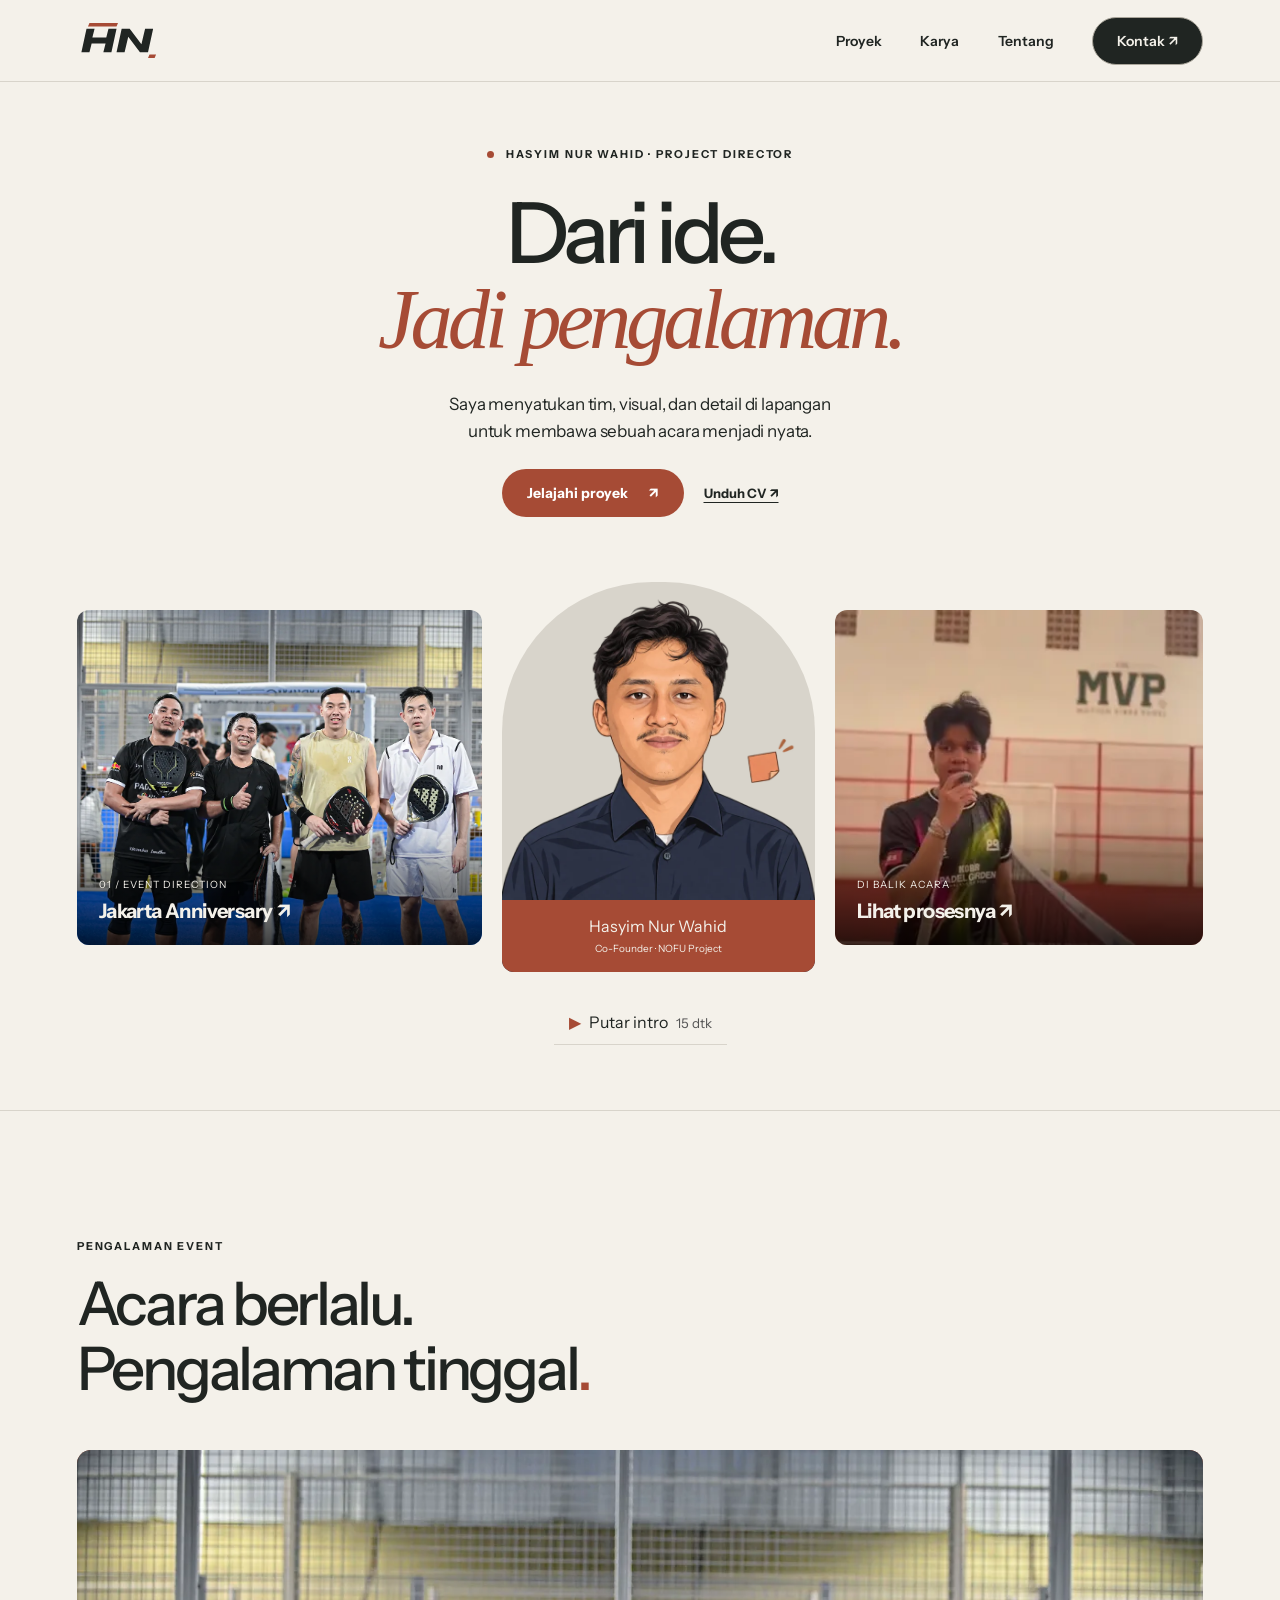
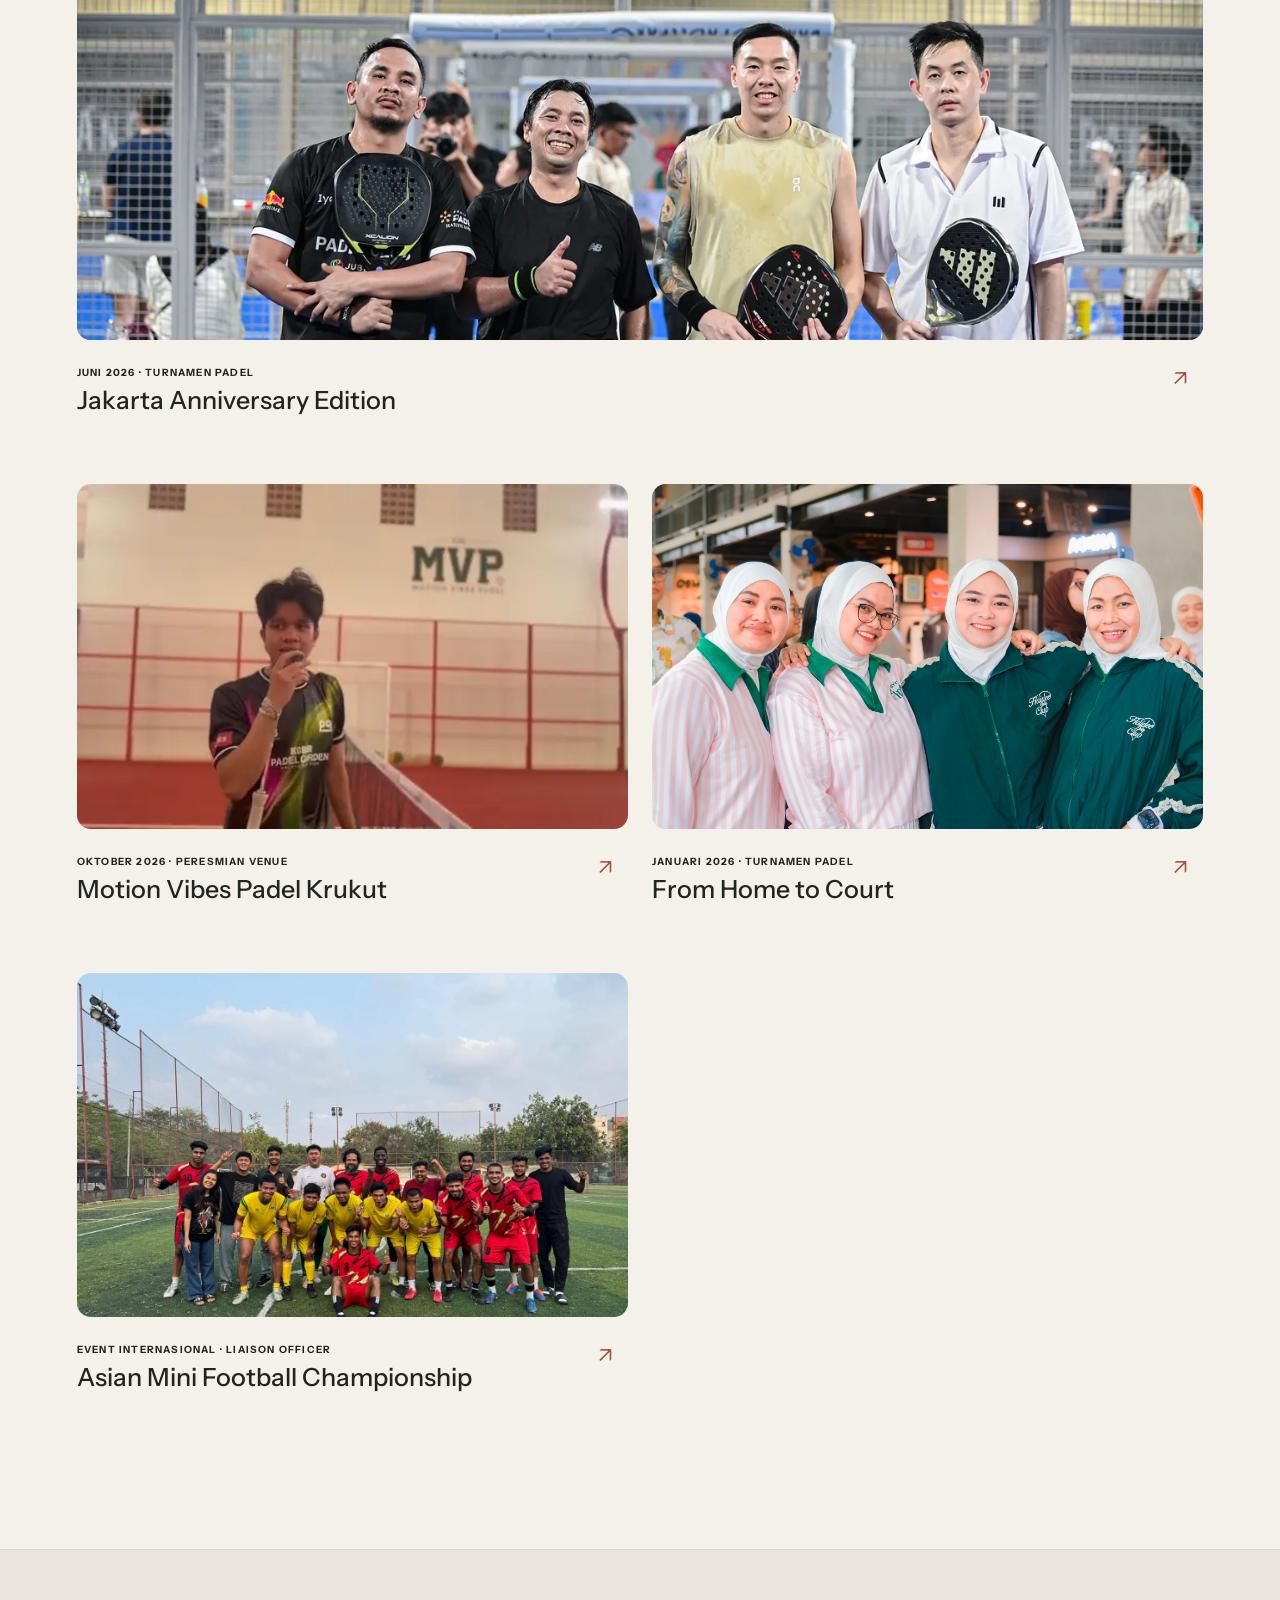
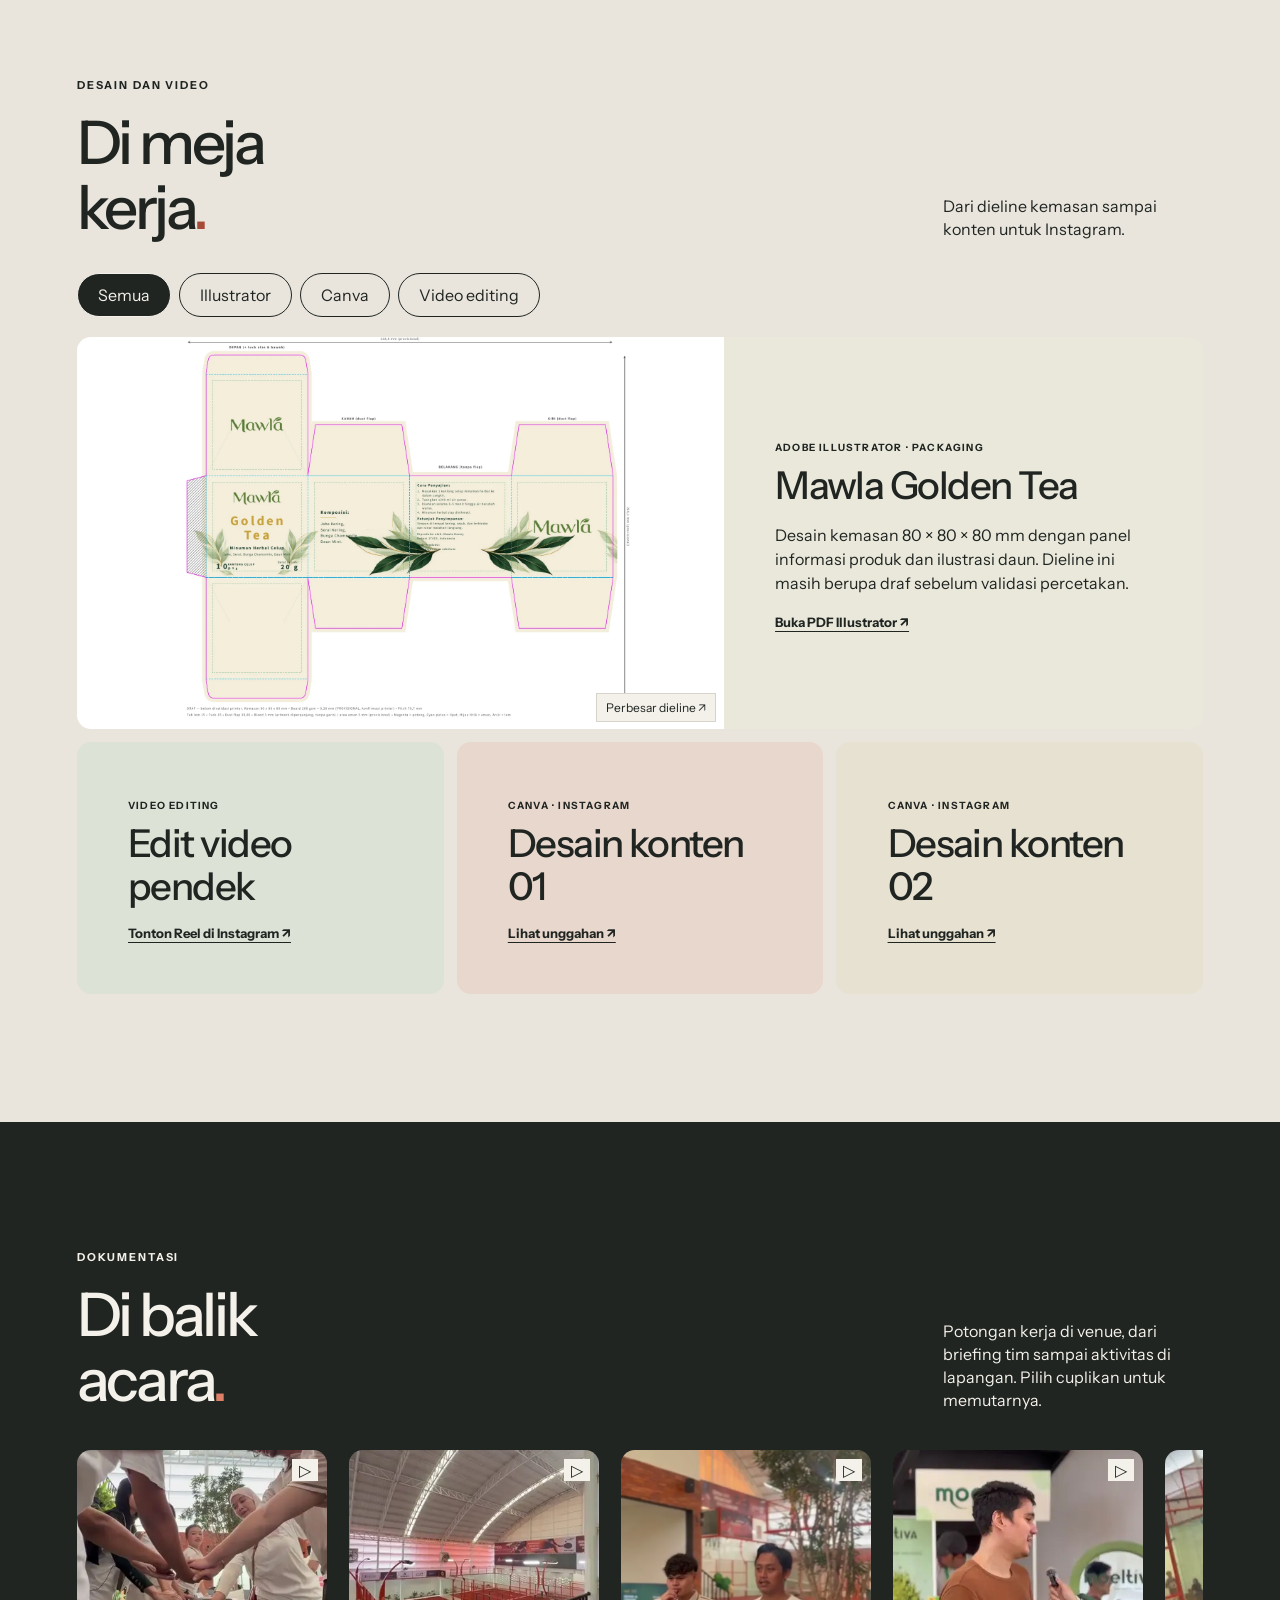
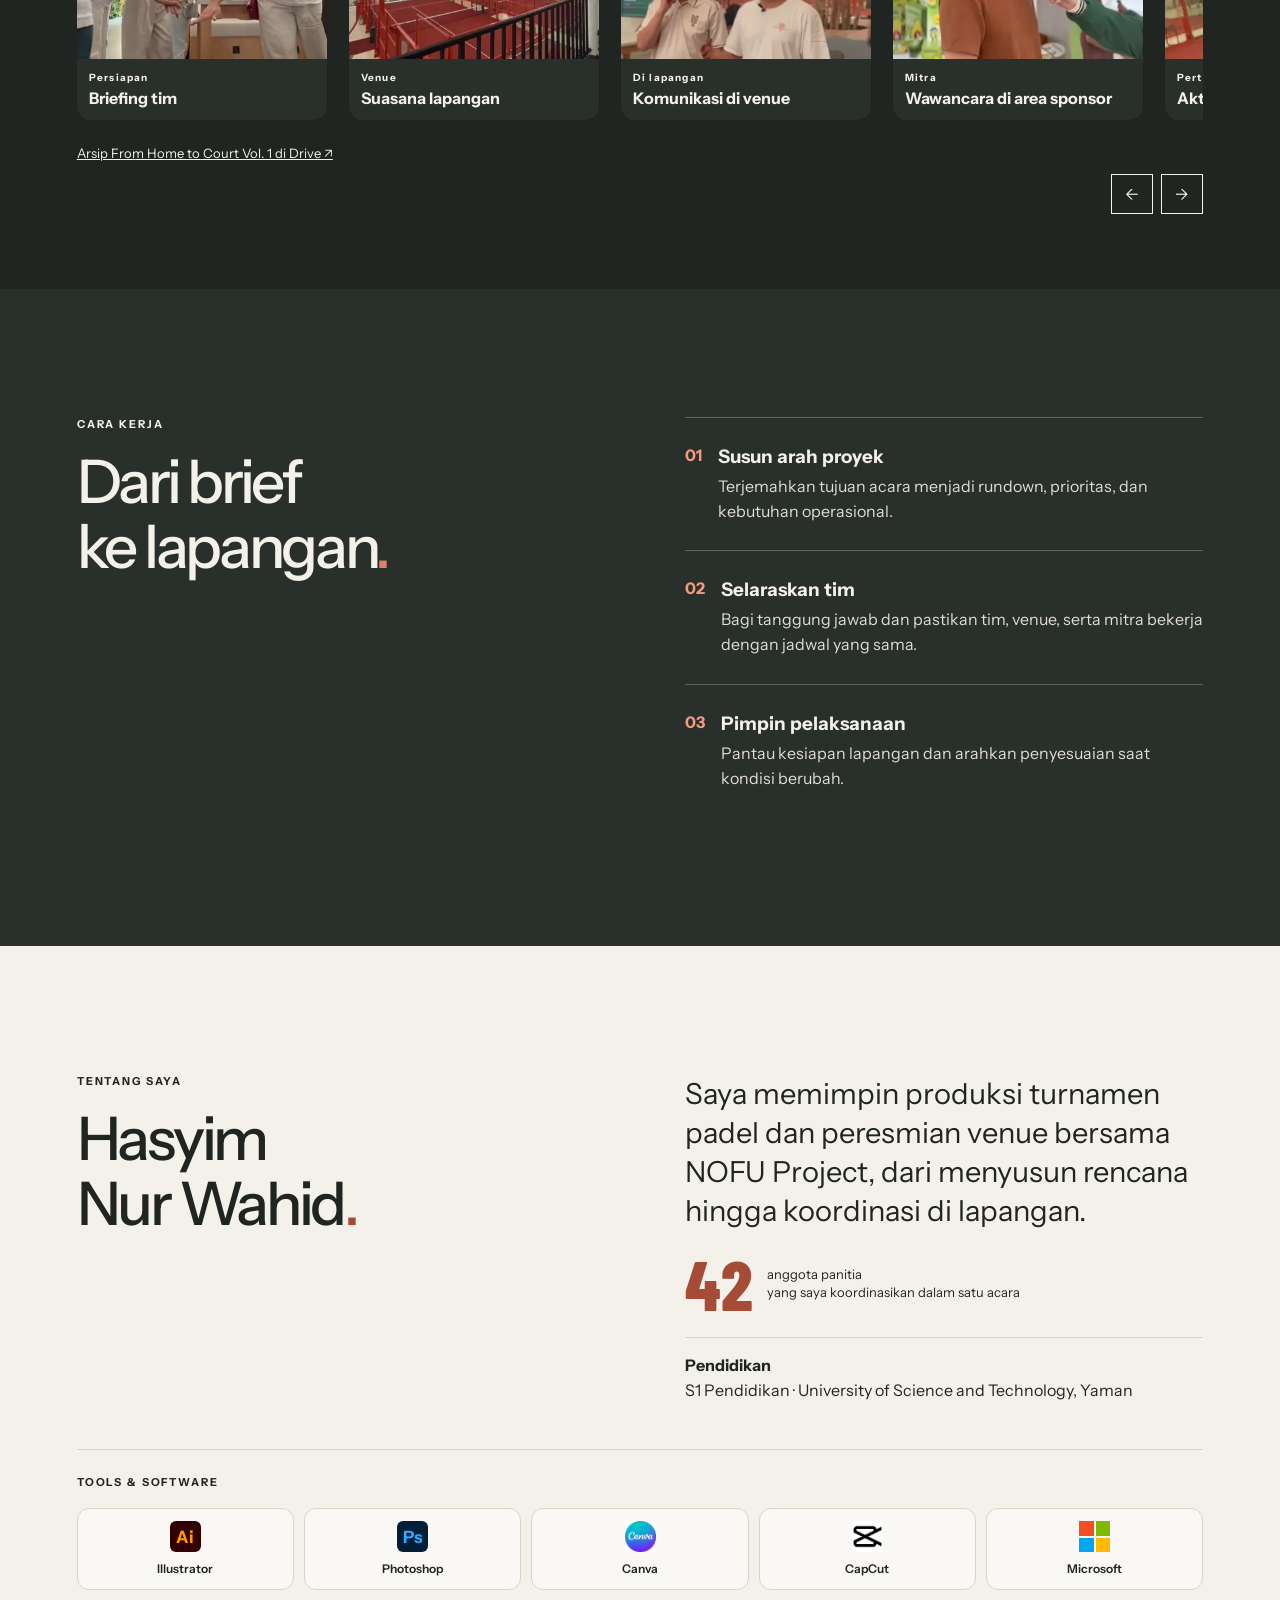
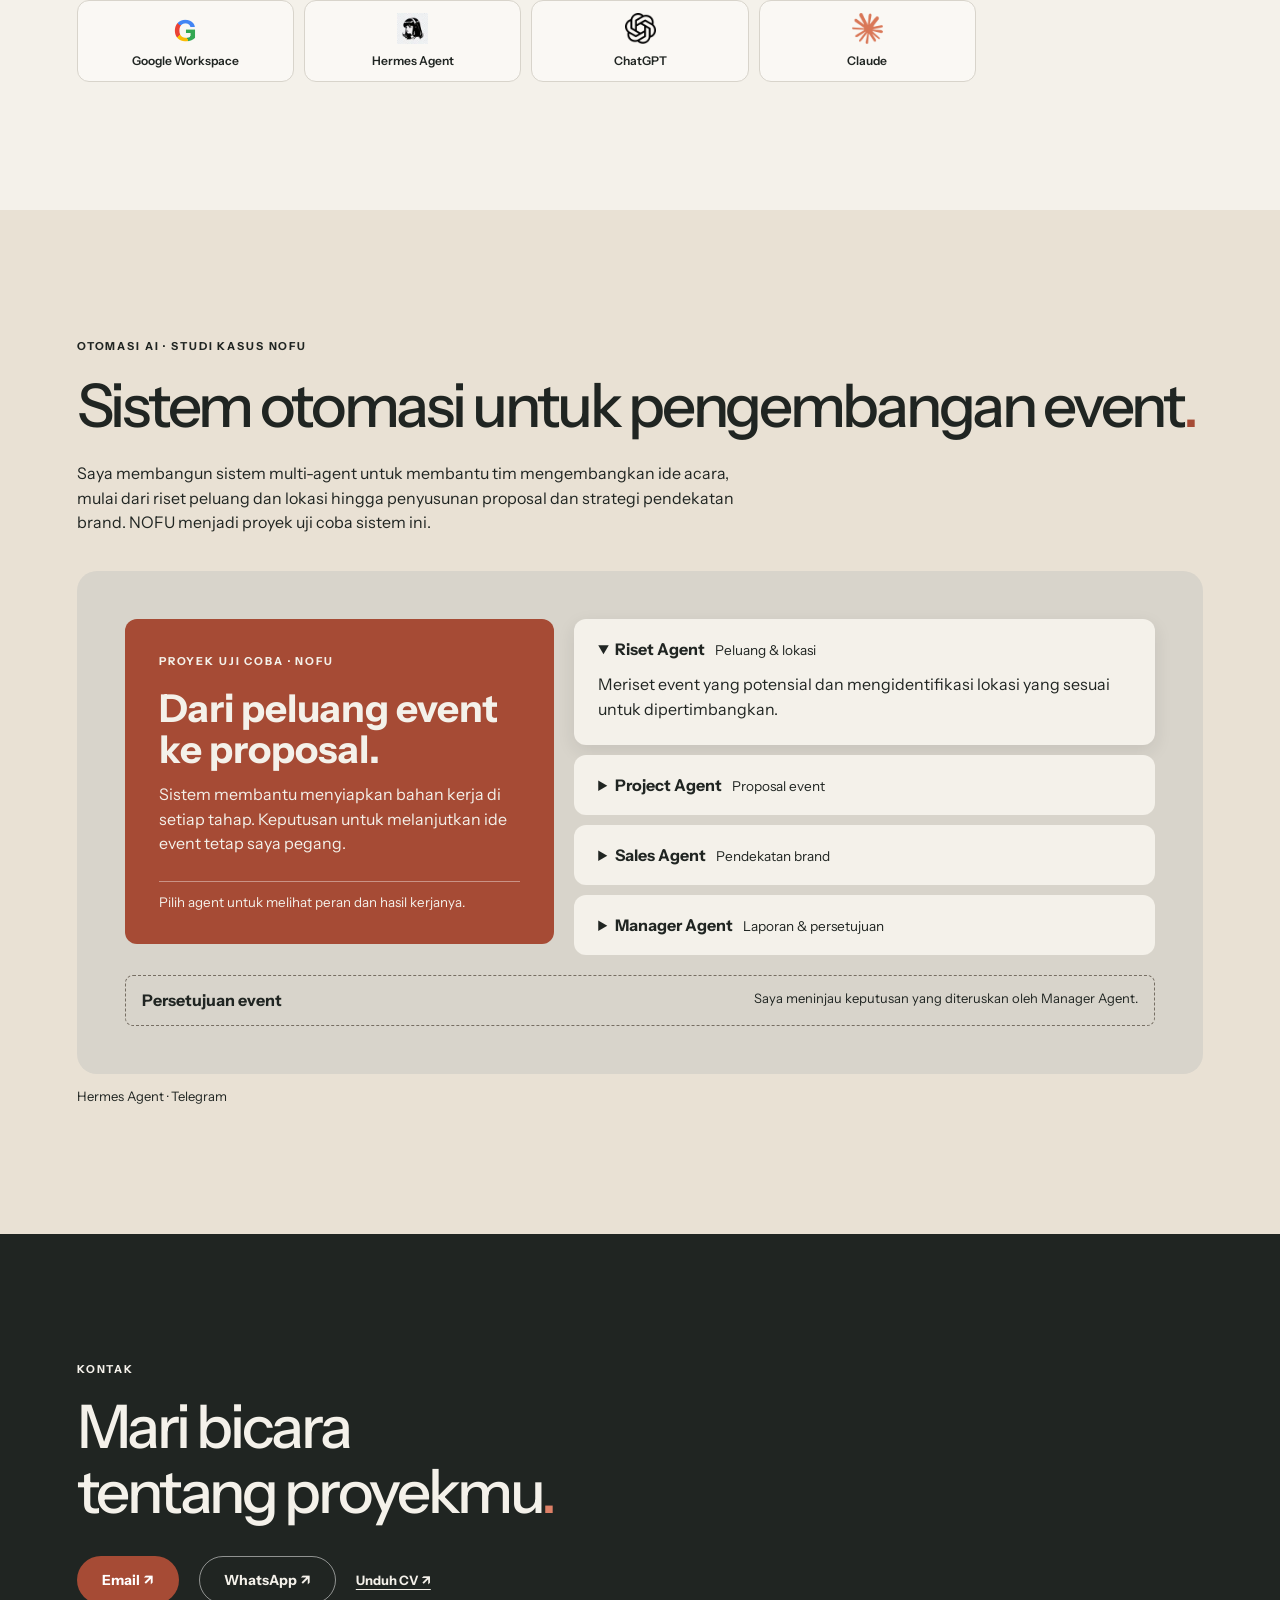
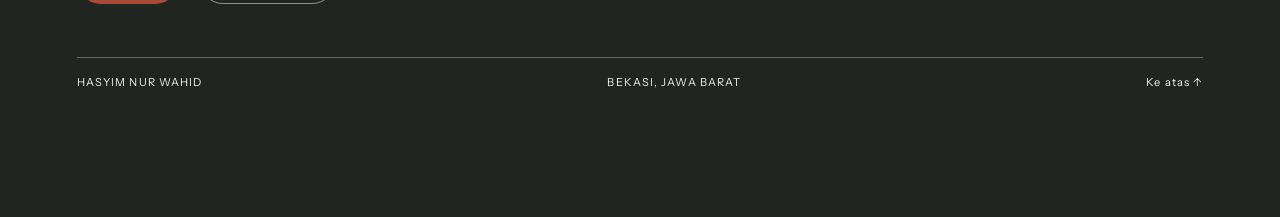
<file: index.html>
<!doctype html>
<html lang="id">
<head>
<meta charset="utf-8"><meta name="viewport" content="width=device-width, initial-scale=1">
<meta name="description" content="Portofolio Hasyim Nur Wahid, Project Director & Co-Founder NOFU Project.">
<meta name="theme-color" content="#f4f1ea"><meta name="robots" content="noindex,nofollow">
<title>Hasyim Nur Wahid — Project Direction & Event Production</title>
<link rel="icon" href="/assets/favicon.svg"><link rel="stylesheet" href="/style.css"><script defer src="/motion.js"></script><script defer src="/gallery.js"></script><script defer src="/editorial.js"></script>
</head>
<body class="portfolio-v3">
<a class="skip" href="#work">Lewati ke proyek</a>
<header class="top"><a class="monogram" href="/" aria-label="Hasyim Nur Wahid, beranda"><img src="/assets/hn-monogram.svg" alt="HN" width="112" height="56"></a><nav aria-label="Navigasi utama"><a href="#work">Proyek</a><a href="#studio">Karya</a><a class="about-nav" href="#about">Tentang</a><a class="nav-contact" href="#contact">Kontak ↗</a></nav></header>
<main>
<section class="hero" aria-labelledby="hero-name">
<div class="hero-label"><span class="dot"></span> HASYIM NUR WAHID · PROJECT DIRECTOR</div>
<h1 id="hero-name"><span>Dari ide.</span><span class="surname">Jadi pengalaman.</span></h1>
<div class="hero-copy"><p>Saya menyatukan tim, visual, dan detail di lapangan<br>untuk membawa sebuah acara menjadi nyata.</p><div class="hero-links"><a class="btn solid" href="#work">Jelajahi proyek <span aria-hidden="true">↗</span></a><a class="text-link" href="/assets/CV-Hasyim-Nur-Wahid.pdf">Unduh CV ↗</a></div></div>
<div class="hero-showcase"><a class="showcase-event" href="/proyek/jakarta-anniversary/"><img src="/assets/jakarta-final.webp" alt="Dokumentasi Jakarta Anniversary Edition"><span>01 / EVENT DIRECTION <b>Jakarta Anniversary ↗</b></span></a><div class="hero-figure"><img src="/assets/hasyim.webp" alt="Ilustrasi Hasyim Nur Wahid" width="850" height="850" fetchpriority="high"><span class="portrait-caption">Hasyim Nur Wahid<br><small>Co-Founder · NOFU Project</small></span></div><a class="showcase-film" href="#lapangan"><video muted autoplay loop playsinline preload="metadata" poster="/assets/journal/img_0719.webp"><source src="/assets/journal/img_0719.mp4" type="video/mp4"></video><span>DI BALIK ACARA <b>Lihat prosesnya ↗</b></span></a></div>
<button class="motion-trigger" type="button" hidden><span aria-hidden="true">▶</span> Putar intro <small>15 dtk</small></button>
</section>
<section class="work wrap" id="work" aria-labelledby="work-title">
<p class="eyebrow">PENGALAMAN EVENT</p><h2 id="work-title">Acara berlalu.<br>Pengalaman tinggal<span>.</span></h2>
<div class="cards">
<a class="project red" href="/proyek/jakarta-anniversary/"><div class="project-art"><img src="/assets/jakarta-final.webp" alt="" loading="lazy">
</div><div class="project-meta"><small>JUNI 2026 · TURNAMEN PADEL</small><h3>Jakarta Anniversary Edition</h3><span class="arrow" aria-hidden="true">↗</span></div></a>
<a class="project green" href="/proyek/motion-vibes-krukut/"><div class="project-art"><img src="/assets/journal/img_0719.webp" alt="Dokumentasi lapangan The MVP" loading="lazy"></div><div class="project-meta"><small>OKTOBER 2026 · PERESMIAN VENUE</small><h3>Motion Vibes Padel Krukut</h3><span class="arrow" aria-hidden="true">↗</span></div></a>
<a class="project sand" href="/proyek/from-home-to-court/"><div class="project-art"><img src="/assets/from-home-vol1.webp" alt="Kebersamaan peserta From Home to Court Vol. 1" loading="lazy"></div><div class="project-meta"><small>JANUARI 2026 · TURNAMEN PADEL</small><h3>From Home to Court</h3><span class="arrow" aria-hidden="true">↗</span></div></a>
<a class="project" href="/proyek/liaison-officer/">
  <div class="project-art"><img src="/assets/liaison-lapangan.webp" alt="" loading="lazy"></div>
  <div class="project-meta"><small>EVENT INTERNASIONAL · LIAISON OFFICER</small><h3>Asian Mini Football Championship</h3><span class="arrow" aria-hidden="true">↗</span></div>
</a>
</div>
</section>
<section class="wrap studio" id="studio" aria-labelledby="studio-title">
<div class="studio-head"><div><p class="eyebrow">DESAIN DAN VIDEO</p><h2 id="studio-title">Di meja<br>kerja<span>.</span></h2></div><p>Dari dieline kemasan sampai konten untuk Instagram.</p></div>
<div class="filters" aria-label="Filter karya"><button type="button" aria-pressed="true" data-filter="all">Semua</button><button type="button" aria-pressed="false" data-filter="illustrator">Illustrator</button><button type="button" aria-pressed="false" data-filter="canva">Canva</button><button type="button" aria-pressed="false" data-filter="video">Video editing</button></div>
<div class="studio-grid">
<article class="mawla" data-category="illustrator"><button class="mawla-art" type="button" data-preview="image" data-src="/assets/journal/mawla.webp" data-title="Dieline Mawla Golden Tea"><img src="/assets/journal/mawla.webp" alt="Dieline kemasan Mawla Golden Tea dengan garis potong, lipat, dan area aman" loading="lazy"><span>Perbesar dieline ↗</span></button><div class="item-copy"><small>ADOBE ILLUSTRATOR · PACKAGING</small><h3>Mawla Golden Tea</h3><p>Desain kemasan 80 × 80 × 80 mm dengan panel informasi produk dan ilustrasi daun. Dieline ini masih berupa draf sebelum validasi percetakan.</p><a class="text-link" href="/assets/journal/Mawla_GoldenTea_Illustrator.pdf" target="_blank" rel="noopener">Buka PDF Illustrator ↗</a></div></article>
<article class="social-work reel-work" data-category="video"><div class="item-copy"><small>VIDEO EDITING</small><h3>Edit video pendek</h3><a class="text-link" href="https://www.instagram.com/reel/DaCn5fwz-GW/" target="_blank" rel="noopener">Tonton Reel di Instagram ↗</a></div></article>
<article class="social-work" data-category="canva"><div class="item-copy"><small>CANVA · INSTAGRAM</small><h3>Desain konten 01</h3><a class="text-link" href="https://www.instagram.com/p/DUDzy1Yk02G/" target="_blank" rel="noopener">Lihat unggahan ↗</a></div></article>
<article class="social-work" data-category="canva"><div class="item-copy"><small>CANVA · INSTAGRAM</small><h3>Desain konten 02</h3><a class="text-link" href="https://www.instagram.com/p/DT2GEf4EtPe/" target="_blank" rel="noopener">Lihat unggahan ↗</a></div></article>
</div></section>
<section class="journal dark" id="lapangan"><div class="wrap"><div class="studio-head"><div><p class="eyebrow">DOKUMENTASI</p><h2>Di balik<br>acara<span>.</span></h2></div><p>Potongan kerja di venue, dari briefing tim sampai aktivitas di lapangan. Pilih cuplikan untuk memutarnya.</p></div><div class="journal-track"><button class="workshot" type="button" data-preview="video" data-src="/assets/journal/img_0589.mp4" data-poster="/assets/journal/img_0589.webp" data-title="Briefing tim"><img src="/assets/journal/img_0589.webp" alt="" loading="lazy"><span class="shot-icon" aria-hidden="true">▷</span><span><small>Persiapan</small><strong>Briefing tim</strong></span></button><button class="workshot" type="button" data-preview="video" data-src="/assets/journal/img_0608.mp4" data-poster="/assets/journal/img_0608.webp" data-title="Suasana lapangan"><img src="/assets/journal/img_0608.webp" alt="" loading="lazy"><span class="shot-icon" aria-hidden="true">▷</span><span><small>Venue</small><strong>Suasana lapangan</strong></span></button><button class="workshot" type="button" data-preview="video" data-src="/assets/journal/img_0587.mp4" data-poster="/assets/journal/img_0587.webp" data-title="Komunikasi di venue"><img src="/assets/journal/img_0587.webp" alt="" loading="lazy"><span class="shot-icon" aria-hidden="true">▷</span><span><small>Di lapangan</small><strong>Komunikasi di venue</strong></span></button><button class="workshot" type="button" data-preview="video" data-src="/assets/journal/img_0637.mp4" data-poster="/assets/journal/img_0637.webp" data-title="Wawancara di area sponsor"><img src="/assets/journal/img_0637.webp" alt="" loading="lazy"><span class="shot-icon" aria-hidden="true">▷</span><span><small>Mitra</small><strong>Wawancara di area sponsor</strong></span></button><button class="workshot" type="button" data-preview="video" data-src="/assets/journal/img_0642.mp4" data-poster="/assets/journal/img_0642.webp" data-title="Aktivitas di lapangan"><img src="/assets/journal/img_0642.webp" alt="" loading="lazy"><span class="shot-icon" aria-hidden="true">▷</span><span><small>Pertandingan</small><strong>Aktivitas di lapangan</strong></span></button><button class="workshot" type="button" data-preview="video" data-src="/assets/journal/img_0719.mp4" data-poster="/assets/journal/img_0719.webp" data-title="Dokumentasi The MVP"><img src="/assets/journal/img_0719.webp" alt="" loading="lazy"><span class="shot-icon" aria-hidden="true">▷</span><span><small>The MVP</small><strong>Dokumentasi The MVP</strong></span></button><button class="workshot" type="button" data-preview="video" data-src="/assets/journal/img_0799.mp4" data-poster="/assets/journal/img_0799.webp" data-title="Di depan kamera"><img src="/assets/journal/img_0799.webp" alt="" loading="lazy"><span class="shot-icon" aria-hidden="true">▷</span><span><small>The MVP</small><strong>Di depan kamera</strong></span></button><button class="workshot" type="button" data-preview="video" data-src="/assets/journal/img_2095.mp4" data-poster="/assets/journal/img_2095.webp" data-title="Suasana acara"><img src="/assets/journal/img_2095.webp" alt="" loading="lazy"><span class="shot-icon" aria-hidden="true">▷</span><span><small>Dokumentasi</small><strong>Suasana acara</strong></span></button><button class="workshot" type="button" data-preview="video" data-src="/assets/journal/igexport-dakozrizmkz.mp4" data-poster="/assets/journal/igexport-dakozrizmkz.webp" data-title="Video pendek"><img src="/assets/journal/igexport-dakozrizmkz.webp" alt="" loading="lazy"><span class="shot-icon" aria-hidden="true">▷</span><span><small>Dokumentasi</small><strong>Video pendek</strong></span></button></div><p class="journal-source"><a href="https://drive.google.com/drive/folders/1uqhrAMzJmD4lUsqWzSlGi7vZszlQFdU0" target="_blank" rel="noopener">Arsip From Home to Court Vol. 1 di Drive ↗</a></p><div class="track-actions"><button type="button" data-scroll="-1" aria-label="Cuplikan sebelumnya">←</button><button type="button" data-scroll="1" aria-label="Cuplikan berikutnya">→</button></div></div></section><section class="process dark" id="process"><div class="wrap split"><div><p class="eyebrow">CARA KERJA</p><h2>Dari brief<br>ke lapangan<span>.</span></h2></div><div class="steps"><article><b>01</b><div><h3>Susun arah proyek</h3><p>Terjemahkan tujuan acara menjadi rundown, prioritas, dan kebutuhan operasional.</p></div></article><article><b>02</b><div><h3>Selaraskan tim</h3><p>Bagi tanggung jawab dan pastikan tim, venue, serta mitra bekerja dengan jadwal yang sama.</p></div></article><article><b>03</b><div><h3>Pimpin pelaksanaan</h3><p>Pantau kesiapan lapangan dan arahkan penyesuaian saat kondisi berubah.</p></div></article></div></div></section>
<section class="wrap profile" id="about"><div class="split"><div><p class="eyebrow">TENTANG SAYA</p><h2>Hasyim<br>Nur Wahid<span>.</span></h2></div><div class="bio"><p>Saya memimpin produksi turnamen padel dan peresmian venue bersama NOFU Project, dari menyusun rencana hingga koordinasi di lapangan.</p><div class="fact"><strong>42</strong><span>anggota panitia<br>yang saya koordinasikan dalam satu acara</span></div><p class="education"><strong>Pendidikan</strong><br>S1 Pendidikan · University of Science and Technology, Yaman</p></div></div>
<div class="tools"><p class="eyebrow">TOOLS &amp; SOFTWARE</p><ul>
<li><i class="adobe ai">Ai</i>Illustrator</li><li><i class="adobe ps">Ps</i>Photoshop</li><li><img src="/assets/canva.png" alt="" loading="lazy">Canva</li><li><img src="/assets/capcut.png" alt="" loading="lazy">CapCut</li><li><i class="microsoft" aria-hidden="true"><b></b><b></b><b></b><b></b></i>Microsoft</li><li><i class="google" aria-hidden="true">G</i>Google Workspace</li><li><img src="/assets/hermes.webp" alt="" loading="lazy">Hermes Agent</li><li><img src="/assets/gpt.png" alt="" loading="lazy">ChatGPT</li><li><img src="/assets/claude.png" alt="" loading="lazy">Claude</li>
</ul></div>
</section>
<section class="automation" aria-labelledby="nofu-desk-title">
  <div class="wrap">
    <p class="eyebrow">OTOMASI AI · STUDI KASUS NOFU</p>
    <h2 id="nofu-desk-title">Sistem otomasi untuk pengembangan event<span>.</span></h2>
    <p class="desk-intro">Saya membangun sistem multi-agent untuk membantu tim mengembangkan ide acara, mulai dari riset peluang dan lokasi hingga penyusunan proposal dan strategi pendekatan brand. NOFU menjadi proyek uji coba sistem ini.</p>
    <div class="nofu-desk">
      <article class="desk-brief">
        <p class="eyebrow">PROYEK UJI COBA · NOFU</p>
        <h3>Dari peluang event ke proposal.</h3>
        <p>Sistem membantu menyiapkan bahan kerja di setiap tahap. Keputusan untuk melanjutkan ide event tetap saya pegang.</p>
        <small>Pilih agent untuk melihat peran dan hasil kerjanya.</small>
      </article>
      <div class="desk-results">
        <details open name="nofu-result">
          <summary>Riset Agent <span>Peluang &amp; lokasi</span></summary>
          <div class="desk-sales"><p>Meriset event yang potensial dan mengidentifikasi lokasi yang sesuai untuk dipertimbangkan.</p></div>
        </details>
        <details name="nofu-result">
          <summary>Project Agent <span>Proposal event</span></summary>
          <div class="desk-sales"><p>Menyusun proposal untuk event yang sudah saya setujui.</p></div>
        </details>
        <details name="nofu-result">
          <summary>Sales Agent <span>Pendekatan brand</span></summary>
          <div class="desk-sales"><p>Menyiapkan strategi pendekatan untuk brand yang relevan dengan event.</p></div>
        </details>
        <details name="nofu-result">
          <summary>Manager Agent <span>Laporan &amp; persetujuan</span></summary>
          <div class="desk-sales"><p>Membuat laporan setiap kali agent menyelesaikan tugas atau membutuhkan persetujuan saya.</p></div>
        </details>
      </div>
      <p class="desk-review"><strong>Persetujuan event</strong> <span>Saya meninjau keputusan yang diteruskan oleh Manager Agent.</span></p>
    </div>
    <p class="desk-tools">Hermes Agent · Telegram</p>
  </div>
</section>
</main>
<footer id="contact" class="dark"><div class="wrap"><p class="eyebrow">KONTAK</p><h2>Mari bicara<br>tentang proyekmu<span>.</span></h2><div class="footer-links"><a class="btn solid" href="mailto:hasyimnurwahid625@gmail.com">Email ↗</a><a class="btn outline" href="https://wa.me/6281299540397">WhatsApp ↗</a><a class="text-link" href="/assets/CV-Hasyim-Nur-Wahid.pdf">Unduh CV ↗</a></div><div class="footer-foot"><span>HASYIM NUR WAHID</span><span>BEKASI, JAWA BARAT</span><a href="#">Ke atas ↑</a></div></div></footer>
<dialog id="intro" aria-labelledby="intro-title"><div class="intro-head"><h2 id="intro-title">Portfolio intro</h2><button class="motion-close" type="button" autofocus>Lewati <span aria-hidden="true">×</span></button></div><div class="intro-frame"></div><div class="progress"><span></span></div></dialog>
<dialog id="media-preview" aria-labelledby="media-title"><div class="intro-head"><h2 id="media-title"></h2><button type="button" class="media-close" autofocus>Tutup ×</button></div><div class="media-body"></div></dialog></body></html>
</file>
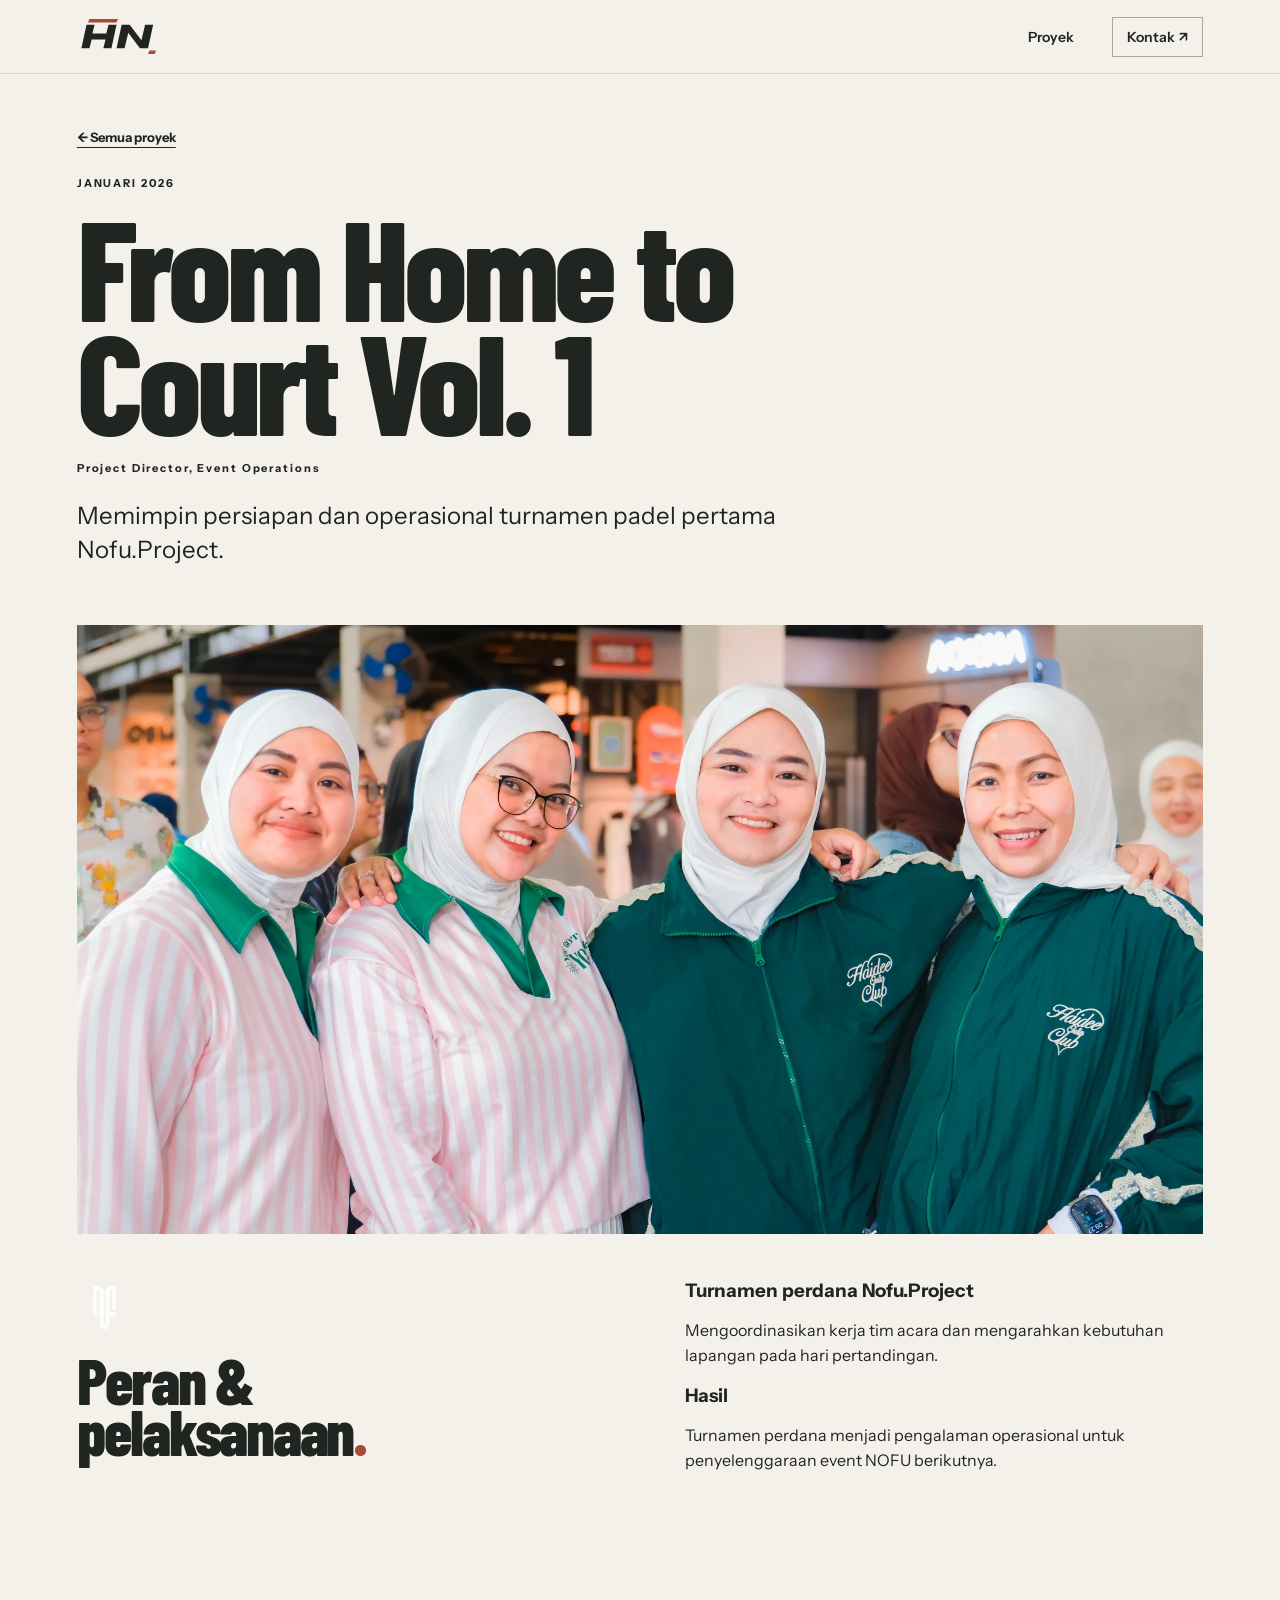
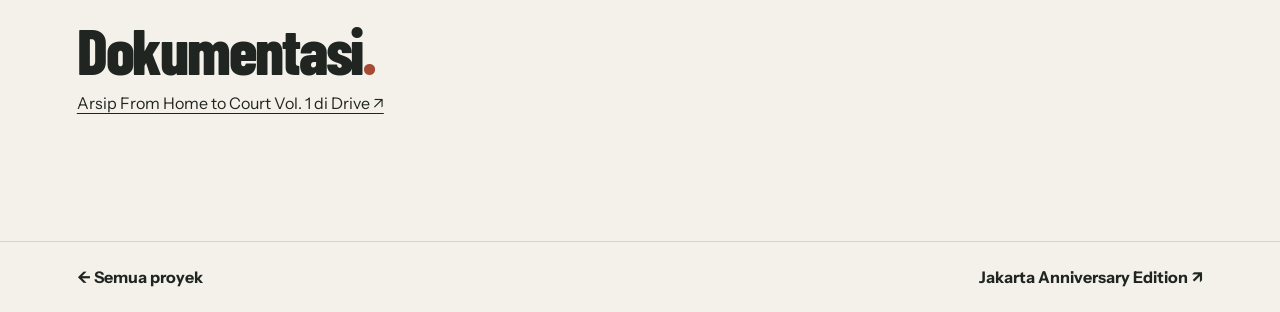
<file: proyek/from-home-to-court/index.html>
<!doctype html><html lang="id"><head><meta charset="utf-8"><meta name="viewport" content="width=device-width, initial-scale=1"><meta name="robots" content="noindex,nofollow"><meta name="description" content="Memimpin persiapan dan operasional turnamen padel pertama Nofu.Project."><title>From Home to Court Vol. 1 — Hasyim Nur Wahid</title><link rel="icon" href="/assets/favicon.svg"><link rel="stylesheet" href="/style.css"></head><body>
<header class="top"><a class="monogram" href="/" aria-label="Hasyim Nur Wahid, beranda"><img src="/assets/hn-monogram.svg" alt="HN" width="112" height="56"></a><nav aria-label="Navigasi utama"><a href="/#work">Proyek</a><a class="nav-contact" href="/#contact">Kontak ↗</a></nav></header>
<main class="detail sand"><div class="detail-top"><a class="back" href="/#work">← Semua proyek</a><p class="eyebrow">JANUARI 2026</p><h1>From Home to Court Vol. 1</h1><p class="eyebrow">Project Director, Event Operations</p><p class="intro-copy">Memimpin persiapan dan operasional turnamen padel pertama Nofu.Project.</p></div><div class="project-art vol1-cover"><img src="/assets/from-home-vol1.webp" alt="Kebersamaan peserta From Home to Court Vol. 1"></div>
<section class="wrap split"><div><img class="nofu-mark" src="/assets/nofu.webp" alt="Nofu.Project" width="55" height="55"><h2>Peran &amp;<br>pelaksanaan<span>.</span></h2></div><div><h3>Turnamen perdana Nofu.Project</h3><p>Mengoordinasikan kerja tim acara dan mengarahkan kebutuhan lapangan pada hari pertandingan.</p><h3>Hasil</h3><p>Turnamen perdana menjadi pengalaman operasional untuk penyelenggaraan event NOFU berikutnya.</p></div></section><section class="wrap event-archive"><h2>Dokumentasi<span>.</span></h2><a href="https://drive.google.com/drive/folders/1uqhrAMzJmD4lUsqWzSlGi7vZszlQFdU0?usp=drive_link" target="_blank" rel="noopener">Arsip From Home to Court Vol. 1 di Drive ↗</a></section></main>
<footer class="detail-foot"><a href="/#work">← Semua proyek</a><a href="/proyek/jakarta-anniversary/">Jakarta Anniversary Edition ↗</a></footer></body></html>
</file>
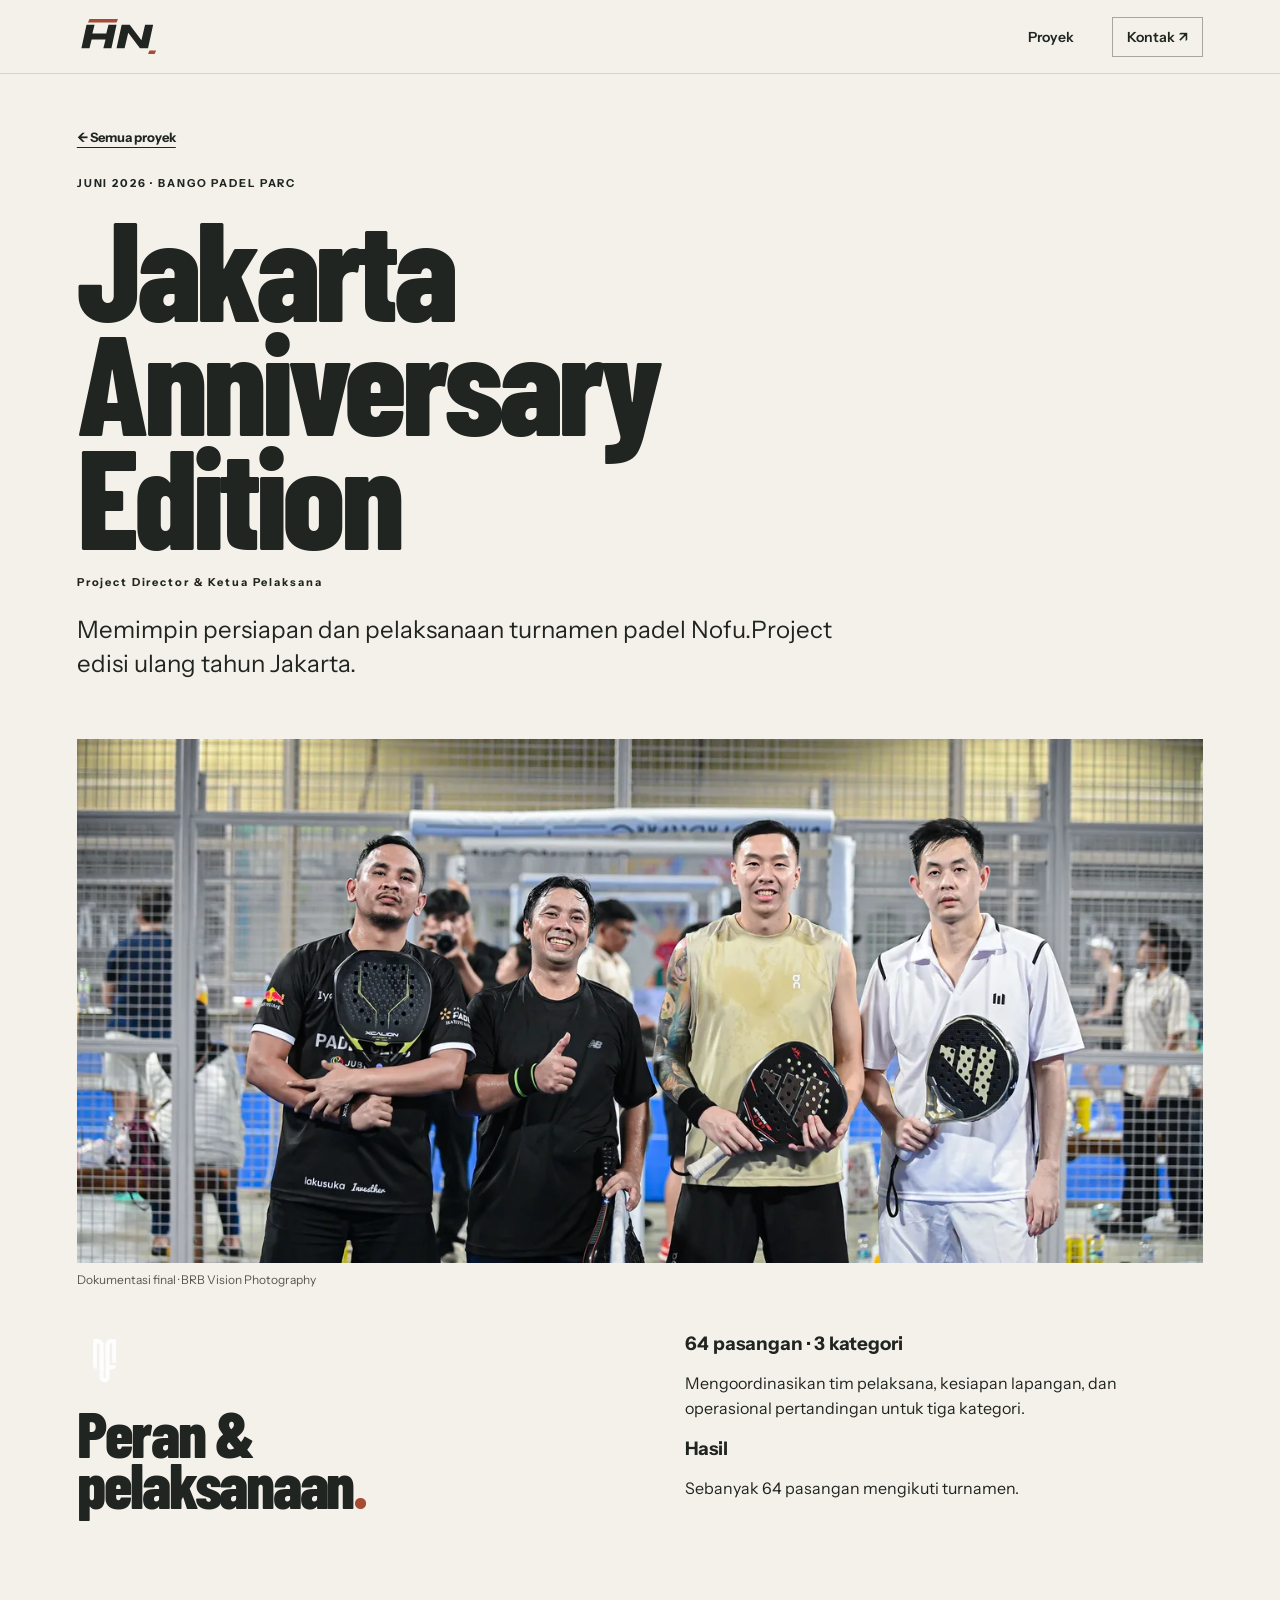
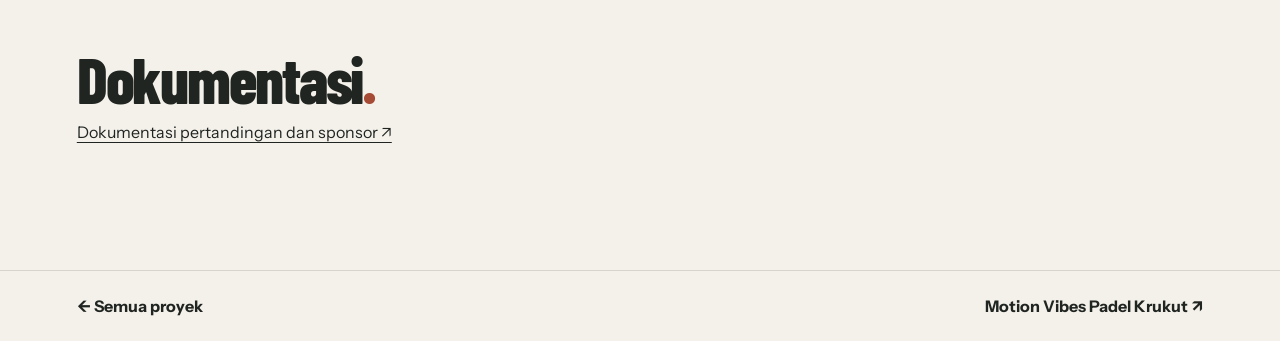
<file: proyek/jakarta-anniversary/index.html>
<!doctype html><html lang="id"><head><meta charset="utf-8"><meta name="viewport" content="width=device-width, initial-scale=1"><meta name="robots" content="noindex,nofollow"><meta name="description" content="Memimpin persiapan dan pelaksanaan turnamen padel Nofu.Project edisi ulang tahun Jakarta."><title>Jakarta Anniversary Edition — Hasyim Nur Wahid</title><link rel="icon" href="/assets/favicon.svg"><link rel="stylesheet" href="/style.css"></head><body>
<header class="top"><a class="monogram" href="/" aria-label="Hasyim Nur Wahid, beranda"><img src="/assets/hn-monogram.svg" alt="HN" width="112" height="56"></a><nav aria-label="Navigasi utama"><a href="/#work">Proyek</a><a class="nav-contact" href="/#contact">Kontak ↗</a></nav></header>
<main class="detail red"><div class="detail-top"><a class="back" href="/#work">← Semua proyek</a><p class="eyebrow">JUNI 2026 · BANGO PADEL PARC</p><h1>Jakarta Anniversary Edition</h1><p class="eyebrow">Project Director &amp; Ketua Pelaksana</p><p class="intro-copy">Memimpin persiapan dan pelaksanaan turnamen padel Nofu.Project edisi ulang tahun Jakarta.</p></div><div class="project-art photo-art"><img src="/assets/jakarta-final.webp" alt="Empat pemain di lapangan pada Jakarta Anniversary Edition" width="1350" height="900"></div><p class="photo-credit">Dokumentasi final · BRB Vision Photography</p>
<section class="wrap split"><div><img class="nofu-mark" src="/assets/nofu.webp" alt="Nofu.Project" width="55" height="55"><h2>Peran &amp;<br>pelaksanaan<span>.</span></h2></div><div><h3>64 pasangan · 3 kategori</h3><p>Mengoordinasikan tim pelaksana, kesiapan lapangan, dan operasional pertandingan untuk tiga kategori.</p><h3>Hasil</h3><p>Sebanyak 64 pasangan mengikuti turnamen.</p></div></section><section class="wrap event-archive"><h2>Dokumentasi<span>.</span></h2><a href="https://drive.google.com/drive/folders/1NdyAFknFiptdn6kU64iySWgpd3LNHWIW" target="_blank" rel="noopener">Dokumentasi pertandingan dan sponsor ↗</a></section></main>
<footer class="detail-foot"><a href="/#work">← Semua proyek</a><a href="/proyek/motion-vibes-krukut/">Motion Vibes Padel Krukut ↗</a></footer></body></html>
</file>
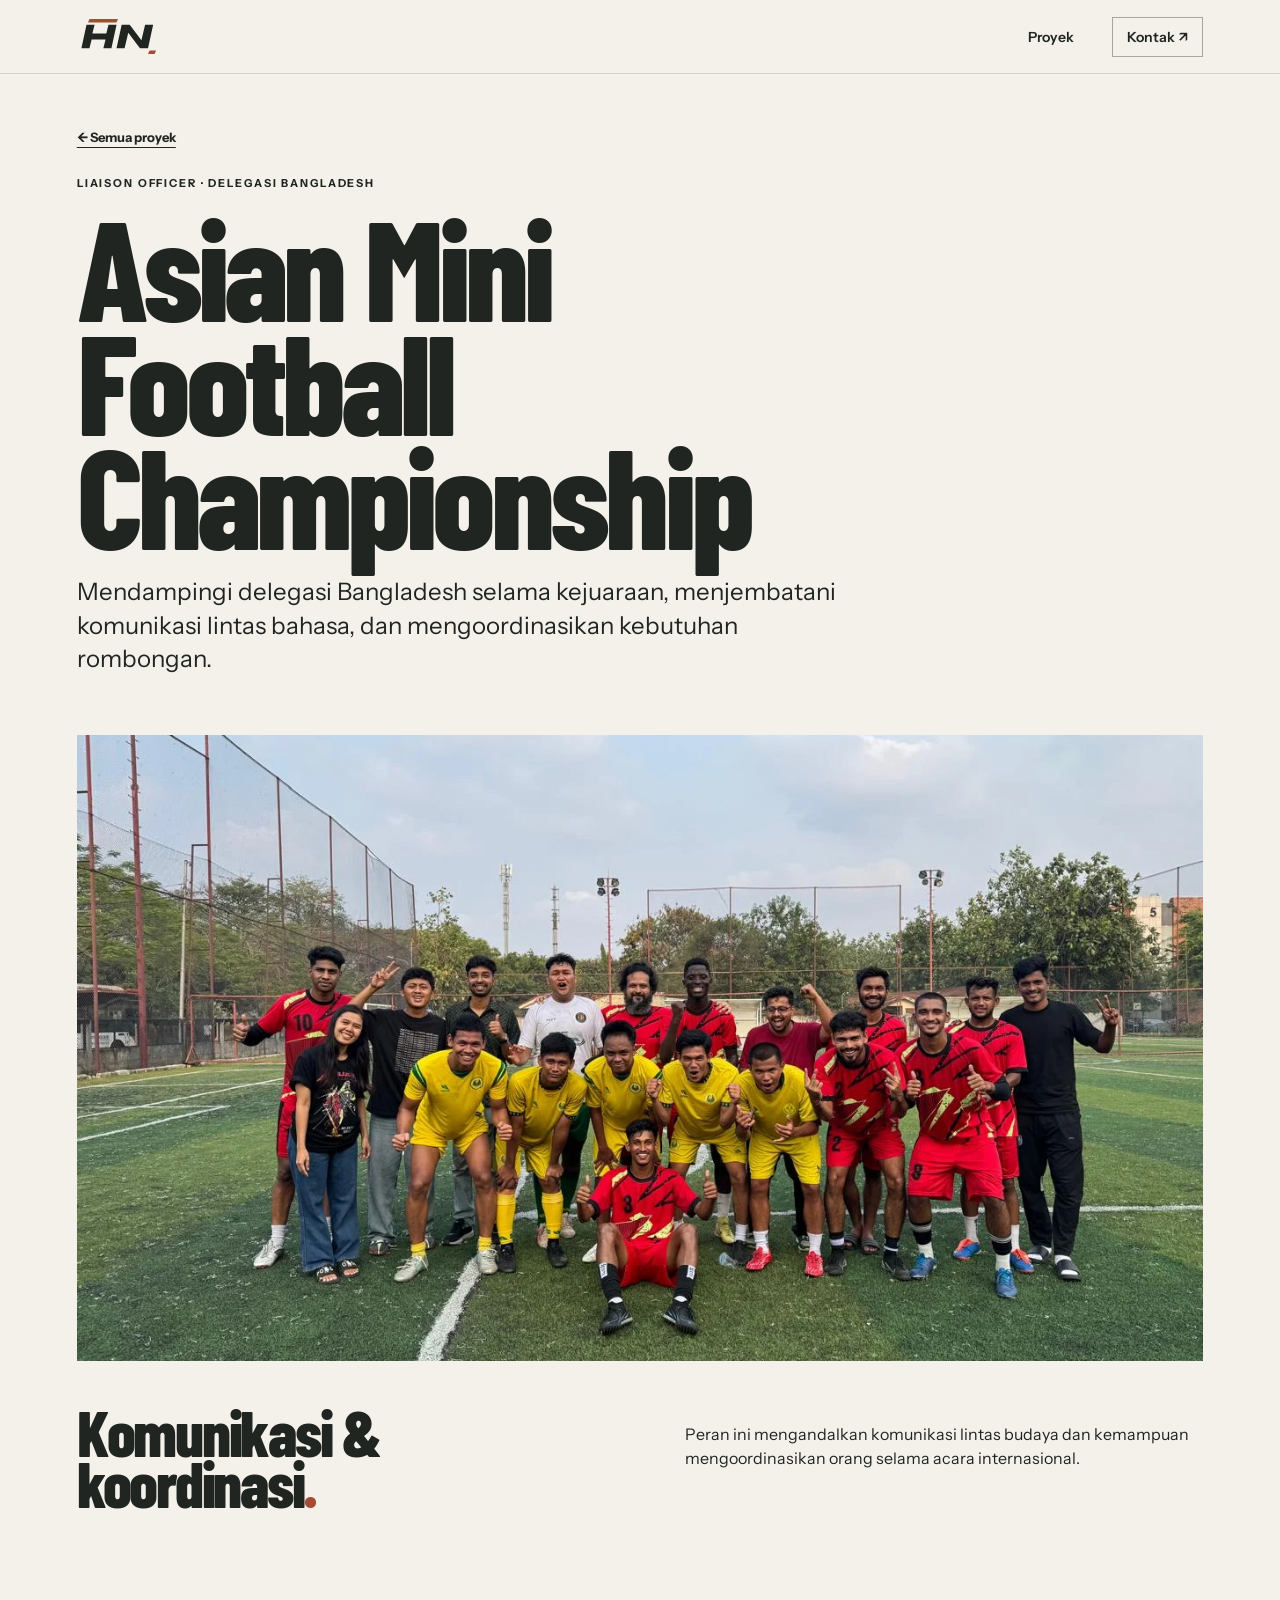
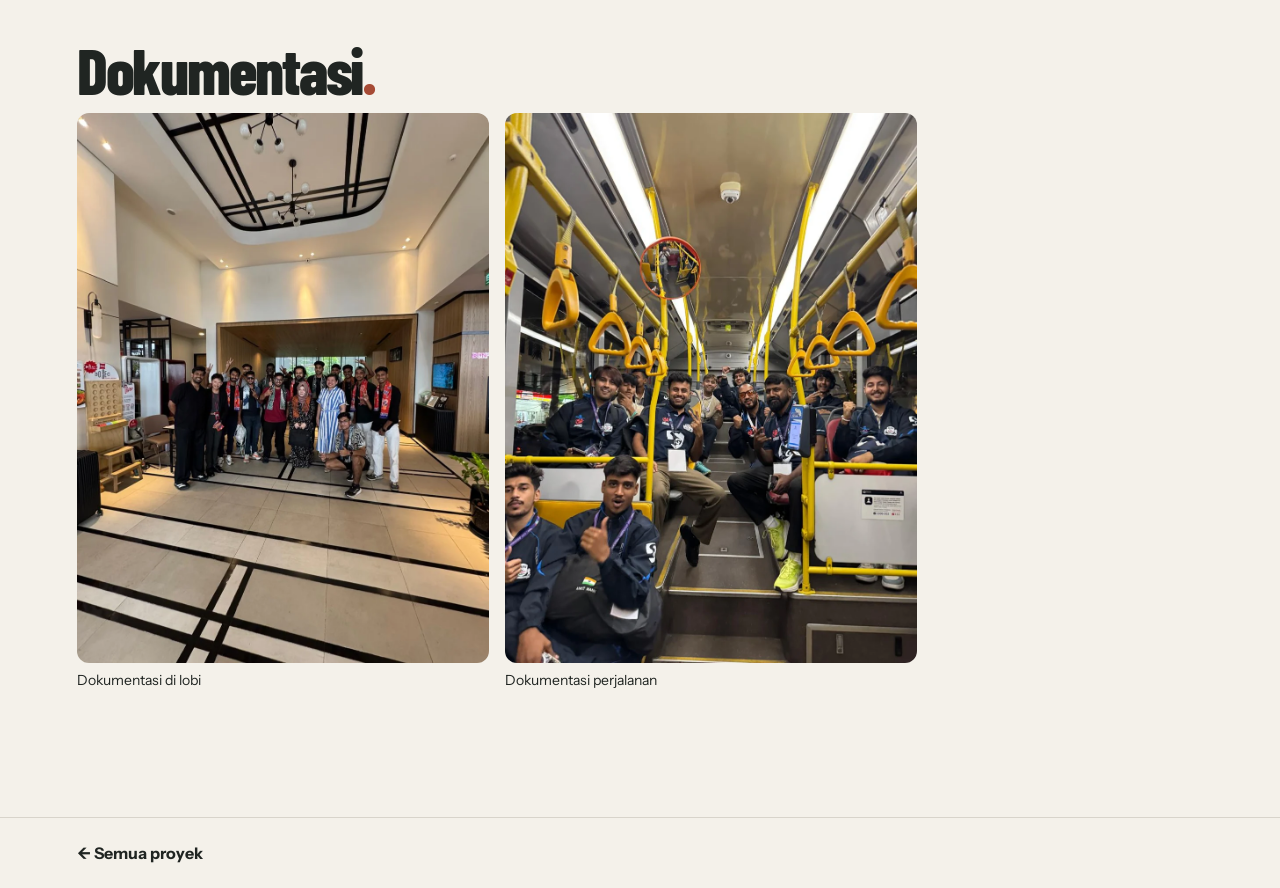
<file: proyek/liaison-officer/index.html>
<!doctype html><html lang="id"><head><meta charset="utf-8"><meta name="viewport" content="width=device-width, initial-scale=1"><meta name="robots" content="noindex,nofollow"><meta name="description" content="Pengalaman sebagai Liaison Officer untuk delegasi Bangladesh."><title>Asian Mini Football Championship — Hasyim Nur Wahid</title><link rel="icon" href="/assets/favicon.svg"><link rel="stylesheet" href="/style.css"></head><body>
<header class="top"><a class="monogram" href="/" aria-label="Hasyim Nur Wahid, beranda"><img src="/assets/hn-monogram.svg" alt="HN" width="112" height="56"></a><nav aria-label="Navigasi utama"><a href="/#work">Proyek</a><a class="nav-contact" href="/#contact">Kontak ↗</a></nav></header>
<main class="detail">
  <div class="detail-top">
    <a class="back" href="/#work">← Semua proyek</a>
    <p class="eyebrow">LIAISON OFFICER · DELEGASI BANGLADESH</p>
    <h1>Asian Mini Football Championship</h1>
    <p class="intro-copy">Mendampingi delegasi Bangladesh selama kejuaraan, menjembatani komunikasi lintas bahasa, dan mengoordinasikan kebutuhan rombongan.</p>
  </div>
  <div class="project-art liaison-cover"><img src="/assets/liaison-lapangan.webp" alt="Foto bersama di lapangan sepak bola"></div>
  <section class="wrap split">
    <h2>Komunikasi &amp;<br>koordinasi<span>.</span></h2>
    <p>Peran ini mengandalkan komunikasi lintas budaya dan kemampuan mengoordinasikan orang selama acara internasional.</p>
  </section>
  <section class="wrap event-archive">
    <h2>Dokumentasi<span>.</span></h2>
    <div class="liaison-gallery">
      <figure><img src="/assets/liaison-lobi.webp" alt="Foto rombongan di area lobi" loading="lazy"><figcaption>Dokumentasi di lobi</figcaption></figure>
      <figure><img src="/assets/liaison-perjalanan.webp" alt="Rombongan di dalam bus" loading="lazy"><figcaption>Dokumentasi perjalanan</figcaption></figure>
    </div>
  </section>
</main>
<footer class="detail-foot"><a href="/#work">← Semua proyek</a></footer>
</body></html>
</file>
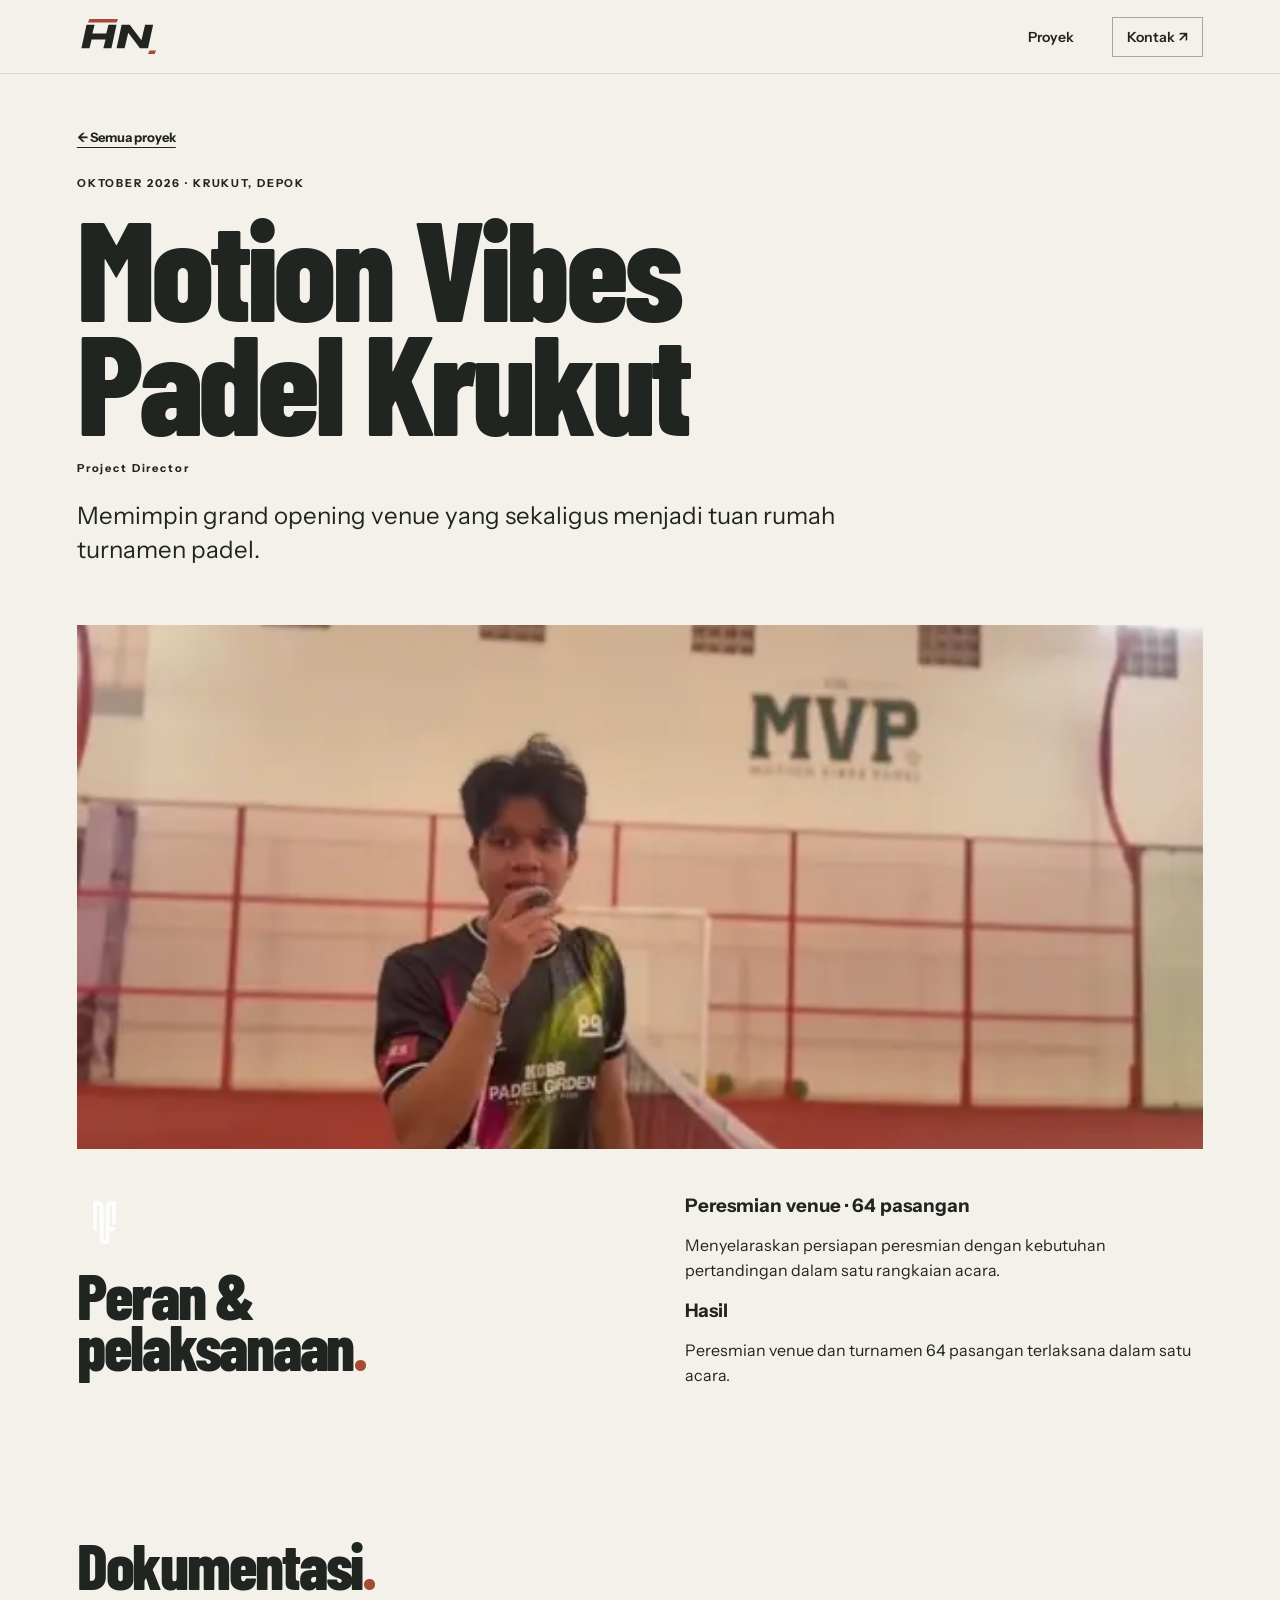
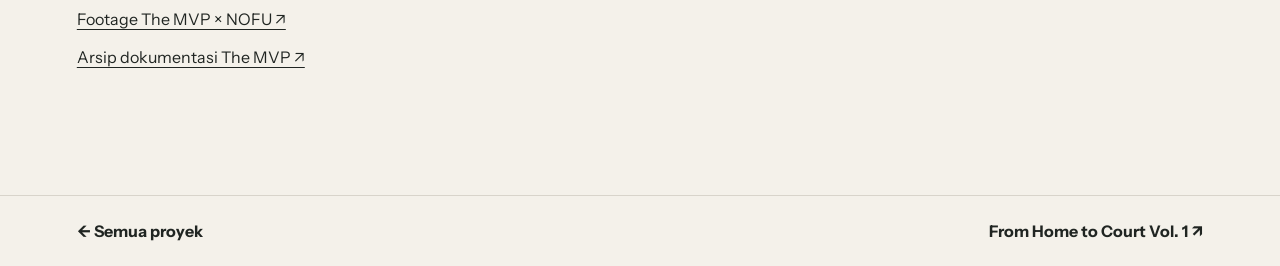
<file: proyek/motion-vibes-krukut/index.html>
<!doctype html><html lang="id"><head><meta charset="utf-8"><meta name="viewport" content="width=device-width, initial-scale=1"><meta name="robots" content="noindex,nofollow"><meta name="description" content="Memimpin grand opening venue yang sekaligus menjadi tuan rumah turnamen padel."><title>Motion Vibes Padel Krukut — Hasyim Nur Wahid</title><link rel="icon" href="/assets/favicon.svg"><link rel="stylesheet" href="/style.css"></head><body>
<header class="top"><a class="monogram" href="/" aria-label="Hasyim Nur Wahid, beranda"><img src="/assets/hn-monogram.svg" alt="HN" width="112" height="56"></a><nav aria-label="Navigasi utama"><a href="/#work">Proyek</a><a class="nav-contact" href="/#contact">Kontak ↗</a></nav></header>
<main class="detail green"><div class="detail-top"><a class="back" href="/#work">← Semua proyek</a><p class="eyebrow">OKTOBER 2026 · KRUKUT, DEPOK</p><h1>Motion Vibes Padel Krukut</h1><p class="eyebrow">Project Director</p><p class="intro-copy">Memimpin grand opening venue yang sekaligus menjadi tuan rumah turnamen padel.</p></div><div class="project-art photo-art"><img src="/assets/journal/img_0719.webp" alt="Dokumentasi di lapangan The MVP"></div>
<section class="wrap split"><div><img class="nofu-mark" src="/assets/nofu.webp" alt="Nofu.Project" width="55" height="55"><h2>Peran &amp;<br>pelaksanaan<span>.</span></h2></div><div><h3>Peresmian venue · 64 pasangan</h3><p>Menyelaraskan persiapan peresmian dengan kebutuhan pertandingan dalam satu rangkaian acara.</p><h3>Hasil</h3><p>Peresmian venue dan turnamen 64 pasangan terlaksana dalam satu acara.</p></div></section><section class="wrap event-archive"><h2>Dokumentasi<span>.</span></h2><a href="https://drive.google.com/drive/folders/1mEztYVznSEwMwFQ3GvaqujSyjck_sPYq" target="_blank" rel="noopener">Footage The MVP × NOFU ↗</a><a href="https://drive.google.com/drive/folders/1dVU1uKpSX78QL61Rwc3Dv9CPStzBwa0E" target="_blank" rel="noopener">Arsip dokumentasi The MVP ↗</a></section></main>
<footer class="detail-foot"><a href="/#work">← Semua proyek</a><a href="/proyek/from-home-to-court/">From Home to Court Vol. 1 ↗</a></footer></body></html>
</file>
<file: style.css>
@import url('https://fonts.googleapis.com/css2?family=Barlow+Condensed:wght@700;800&family=Instrument+Sans:wght@400;500;600;700&display=swap');
:root{--ivory:#f4f1ea;--ink:#202522;--accent:#a64b35;--line:#d8d4cb;--edge:clamp(22px,6vw,94px);--display:"Barlow Condensed","Arial Narrow",Impact,sans-serif;--body:"Instrument Sans",Arial,sans-serif;--ease:cubic-bezier(.2,.72,.25,1)}
*{box-sizing:border-box}body{margin:0;background:var(--ivory);color:var(--ink);font-family:var(--body);font-size:16px}html{scroll-behavior:smooth}a{color:inherit;text-decoration:none}button{font:inherit}button,a{-webkit-tap-highlight-color:transparent}button:focus-visible,a:focus-visible{outline:3px solid #ca6951;outline-offset:5px}.skip{position:absolute;left:10px;top:10px;transform:translateY(-160%);z-index:10;background:white;padding:12px}.skip:focus{transform:none}img{display:block;max-width:100%}
.top{height:74px;display:flex;justify-content:space-between;align-items:center;padding:0 var(--edge);border-bottom:1px solid var(--line)}.monogram{font-size:31px;font-weight:700;letter-spacing:-.11em}.monogram span,h2 span,.punct{color:var(--accent)}nav{display:flex;align-items:center;gap:clamp(15px,3vw,44px);font-size:14px;font-weight:600}.nav-contact{border:1px solid #aaa69b;padding:10px 14px}
.hero{isolation:isolate;position:relative;min-height:clamp(570px,calc(100svh - 74px),850px);overflow:hidden;padding:clamp(30px,7vh,72px) var(--edge) 40px;background:radial-gradient(ellipse at 68% 47%,#fffaf0 0,transparent 48%),repeating-linear-gradient(0deg,transparent 0 47px,#54493a0a 47px 48px),repeating-linear-gradient(90deg,transparent 0 47px,#54493a0a 47px 48px)}.hero-label,.eyebrow{font-weight:700;font-size:11px;letter-spacing:.17em}.dot{display:inline-block;width:7px;height:7px;background:var(--accent);border-radius:100%;margin-right:8px}.hero h1{font:800 clamp(78px,15.4vw,235px)/.79 var(--display);letter-spacing:-.043em;margin:clamp(34px,7vh,82px) 0 0;text-transform:uppercase}.hero h1>span{display:block}.surname{color:var(--accent)}.punct{color:inherit}.hero-figure{position:absolute;z-index:1;right:0;bottom:0;width:min(56vw,730px);height:90%;pointer-events:none}.hero-figure img{width:100%;height:100%;object-fit:contain;object-position:right bottom;transform:translate(var(--px,0),var(--py,0));transition:transform .55s var(--ease);filter:drop-shadow(0 18px 38px #20252225)}.orbit{position:absolute;top:22%;right:12%;width:48%;aspect-ratio:1;border-radius:50%;border:1px dashed #a64b3560;z-index:-1}.hero-copy{position:relative;z-index:2;width:max-content;margin-top:40px}.hero-copy p{font-size:clamp(18px,2.1vw,28px);font-weight:600;line-height:1.18;letter-spacing:-.035em}.hero-links,.footer-links{display:flex;align-items:center;gap:20px;flex-wrap:wrap}.btn{display:inline-flex;gap:20px;align-items:center;justify-content:center;min-height:48px;padding:10px 17px;border:1px solid transparent;font-weight:700;font-size:14px;transition:background .25s,color .25s}.solid{color:#fff;background:var(--accent)}.solid:hover{background:#783422}.outline{border-color:#ffffff80}.outline:hover{background:#fff;color:var(--ink)}.text-link{font-weight:700;font-size:13px;text-decoration:underline;text-underline-offset:4px}.motion-trigger{position:absolute;bottom:26px;right:var(--edge);z-index:3;background:var(--ivory);border:1px solid var(--ink);color:var(--ink);padding:12px 15px;cursor:pointer}.motion-trigger small{margin-left:5px;color:#555}.motion-trigger span{color:var(--accent);margin-right:5px}
.wrap{padding:clamp(70px,10vw,142px) var(--edge);max-width:1600px;margin:auto}.eyebrow{margin:0 0 19px}.work h2,h2{font:800 clamp(62px,9vw,138px)/.8 var(--display);margin:0;letter-spacing:-.035em}.cards{display:grid;grid-template-columns:repeat(3,minmax(0,1fr));gap:16px;margin-top:48px}.project{display:block;border:1px solid var(--line);min-width:0}.project-art{height:auto;aspect-ratio:1.48;overflow:hidden;position:relative;display:grid;place-items:center}.red .project-art,.intro-project.red{background:#a64b35;color:#ffead9}.green .project-art,.intro-project.green{background:#354941;color:#e4eada}.sand .project-art,.intro-project.sand{background:#ded0b4;color:#34291d}.project-art svg{width:100%;height:100%;opacity:.47;transition:transform .6s var(--ease)}.project-art strong{font:800 clamp(35px,6vw,90px)/.82 var(--display);position:absolute;text-align:center;letter-spacing:-.035em}.project-art strong span{display:block;font:700 10px var(--body);letter-spacing:.16em;margin-top:10px}.project:hover svg,.project:focus-visible svg{transform:scale(1.1)}.project-art img{width:100%;height:100%;object-fit:cover;transition:transform .7s var(--ease)}.project:hover img{transform:scale(1.06)}.project-meta{padding:20px 36px 22px 16px;position:relative;min-height:104px}.project-meta small{font-size:9px;font-weight:700;letter-spacing:.12em}.project-meta h3{font-size:clamp(16px,1.8vw,23px);margin:7px 0 0;line-height:1.08}.arrow{position:absolute;right:15px;top:25px;font-size:22px;color:var(--accent)}
.dark{background:var(--ink);color:var(--ivory)}.dark h2 span{color:#dd8067}.split{display:grid;grid-template-columns:1fr 1fr;gap:clamp(28px,7vw,110px);align-items:start}.steps article{display:flex;gap:16px;padding:17px 0 22px;border-top:1px solid #ffffff40}.steps b{color:#f49a81}.steps h3{margin:0 0 6px}.steps p,.automation p,.bio p{line-height:1.55;margin:0}.steps p{color:#e0ddd5}.bio>p:first-child{font-size:clamp(18px,2.3vw,29px);line-height:1.35}.fact{margin:22px 0;display:flex;gap:14px;align-items:center}.fact strong{font:800 70px/.9 var(--display);color:var(--accent)}.fact span{font-size:13px;line-height:1.35}.education{border-top:1px solid var(--line);padding-top:15px}.tools{border-top:1px solid var(--line);margin-top:46px;padding-top:25px}.tools ul{display:grid;grid-template-columns:repeat(5,minmax(0,1fr));margin:0;padding:0;list-style:none;gap:10px}.tools li{border:1px solid var(--line);display:grid;place-items:center;align-content:center;gap:9px;min-height:82px;text-align:center;font-size:12px;font-weight:600}.tools img,.tools i{width:31px;height:31px;object-fit:contain}.tools i{font-style:normal;display:grid;place-items:center}.adobe{border-radius:6px;font-weight:700;font-size:17px}.ai{color:#ff9a00;background:#300}.ps{color:#31a8ff;background:#001e36}.microsoft{grid-template-columns:repeat(2,1fr);gap:2px}.microsoft b{width:100%;height:100%;background:#f25022}.microsoft b:nth-child(2){background:#7fba00}.microsoft b:nth-child(3){background:#00a4ef}.microsoft b:nth-child(4){background:#ffb900}.google{font-weight:800;font-size:29px;background:conic-gradient(#4285f4 0 25%,#34a853 25% 47%,#fbbc05 47% 62%,#ea4335 62% 84%,#4285f4 84%);background-clip:text;color:transparent}
.automation{background:#e9e1d4}.automation .eyebrow{margin-bottom:19px}.agents,.flow{display:flex;align-items:center;flex-wrap:wrap;gap:9px;margin:20px 0 0;padding:0}.agents span,.flow li{display:flex;gap:7px;align-items:center;border:1px solid #c0b5a5;padding:8px;font-size:12px}.agents img{width:21px;height:21px}.flow li+li:before{content:'→';color:var(--accent)}.footer-links{margin-top:31px}.footer-foot{margin-top:53px;border-top:1px solid #ffffff50;padding-top:17px;display:flex;flex-wrap:wrap;justify-content:space-between;gap:11px;font-size:11px;letter-spacing:.1em}
dialog{padding:0;border:1px solid #ffffff60;width:min(950px,calc(100% - 30px));max-width:none;background:var(--ivory);color:var(--ink)}dialog::backdrop{background:#161916e6}.intro-head{display:flex;justify-content:space-between;align-items:center;padding:12px 16px}.intro-head h2{font:700 13px var(--body);letter-spacing:.08em}.motion-close{border:1px solid var(--line);background:transparent;padding:6px 10px;cursor:pointer}.intro-frame{position:relative;overflow:hidden;aspect-ratio:16/9;display:grid;place-items:center;background:var(--ink)}.intro-scene{position:absolute;inset:0;display:grid;align-content:center;justify-items:center;text-align:center;padding:20px;animation:scene .65s var(--ease) both}.intro-scene h3{font:800 clamp(33px,8vw,117px)/.82 var(--display);margin:0;max-width:85%;text-transform:uppercase}.intro-scene p{font-weight:700;font-size:clamp(11px,1.5vw,16px)}.intro-hero{color:var(--ivory)}.intro-hero h3{align-self:start;z-index:2}.intro-hero img{position:absolute;width:52%;bottom:-20%;right:0;opacity:.75;animation:portrait 2s var(--ease) both}.intro-hero p{z-index:2}.intro-note{background:var(--ivory)}.intro-note strong{display:inline-grid;place-items:center;background:#bf6a52;color:#181b18;padding:12px;min-width:100px;aspect-ratio:1;box-shadow:4px 9px 14px #0002;animation:note .8s var(--ease) both}.intro-closing{background:var(--ink);color:var(--ivory)}.intro-project h3{position:relative}.intro-project img{position:absolute;inset:0;width:100%;height:100%;object-fit:cover;opacity:.25}.intro-project p{position:relative}.progress{height:4px;background:var(--line)}.progress span{display:block;height:100%;background:var(--accent);transform-origin:left;transform:scaleX(0)}dialog[open] .progress span{animation:progress 15s linear forwards}
.detail{max-width:1300px;margin:auto}.detail-top{padding:52px var(--edge) 35px}.back{display:inline-block;font-size:13px;font-weight:700;text-decoration:underline;text-underline-offset:5px;margin-bottom:31px}.detail h1{font:800 clamp(62px,11vw,155px)/.81 var(--display);letter-spacing:-.035em;margin:0 0 24px;max-width:11ch}.detail .intro-copy{font-size:clamp(17px,2vw,24px);max-width:33em;line-height:1.4}.detail .wrap{padding-top:45px}.detail .project-art{aspect-ratio:2.65;margin:0 var(--edge);position:relative}.detail .project-art img{position:absolute;inset:0}.detail .project-art strong{font-size:clamp(52px,11vw,144px)}.detail h2{font-size:clamp(38px,5vw,67px)}.detail .split p{line-height:1.55}.detail .split h3{margin:0}.detail-foot{padding:25px var(--edge);border-top:1px solid var(--line);display:flex;flex-wrap:wrap;gap:15px;justify-content:space-between;font-weight:700}
@keyframes scene{from{opacity:0;transform:scale(.94) translateY(12px)}to{opacity:1;transform:none}}@keyframes portrait{from{opacity:0;transform:translateY(25%)}to{opacity:.75;transform:none}}@keyframes note{0%{transform:translateY(-130%) rotate(-20deg);opacity:0}70%{transform:rotate(9deg)}100%{transform:rotate(-7deg)}}@keyframes progress{to{transform:scaleX(1)}}.enhanced .hero h1>span{animation:scene .9s var(--ease) both}
@media(max-width:750px){.hero{min-height:740px}.hero h1{font-size:clamp(70px,15vw,115px);margin-top:35px}.hero-figure{width:min(89vw,500px);height:62%;right:-7vw}.hero-copy{margin-top:16px}.hero-copy p{font-size:17px}.hero-links{gap:11px}.motion-trigger{right:18px;bottom:18px}.split,.cards{grid-template-columns:1fr}.cards{gap:21px;margin-top:30px}.project-art{aspect-ratio:1.75}.project-art strong{font-size:70px}.project-meta{min-height:82px}.tools ul{grid-template-columns:repeat(3,minmax(0,1fr))}}
@media(max-width:390px){.top{height:62px}.hero{min-height:680px}.hero-label{font-size:9px}.hero-figure{right:-7vw;height:57%}.hero h1{font-size:clamp(59px,16vw,68px)}nav{gap:13px;font-size:12px}.nav-contact{padding:8px}}
@media(prefers-reduced-motion:reduce){*,*::before,*::after{animation:none!important;transition:none!important;scroll-behavior:auto!important}.hero-figure img,.project:hover svg,.project:hover img{transform:none}}
.nofu-mark{width:55px;height:55px;object-fit:contain;margin-bottom:20px}.intro-credit{object-fit:contain;vertical-align:middle}
.photo-credit{margin:9px var(--edge) 0;font-size:12px;color:#57594f}.detail .photo-art{aspect-ratio:2.15}.detail .photo-art img{object-position:center 41%}.project.red .project-art img{object-position:center 43%}.intro-project img{animation:introZoom 2.9s ease-out both}.intro-credit{background:var(--ivory);border-radius:3px;padding:4px}@keyframes introZoom{from{transform:scale(1.13);opacity:.4}to{transform:scale(1);opacity:.35}}
.studio{border-top:1px solid var(--line)}.studio-head{display:flex;justify-content:space-between;align-items:end;gap:25px}.studio-head>p{max-width:260px;line-height:1.45;margin:0}.filters{display:flex;gap:8px;flex-wrap:wrap;margin:32px 0 20px}.filters button,.track-actions button,.media-close{border:1px solid currentColor;background:transparent;color:inherit;padding:9px 13px;cursor:pointer}.filters [aria-pressed=true]{background:var(--ink);color:var(--ivory)}.studio-grid{display:grid;grid-template-columns:repeat(3,minmax(0,1fr));gap:13px}.studio-grid article{border:1px solid var(--line)}.studio-grid [hidden]{display:none}.mawla{grid-column:1/-1;display:grid;grid-template-columns:1.35fr 1fr;align-items:center;background:#e9e8db}.mawla-art{position:relative;border:0;padding:0;background:white;color:var(--ink);cursor:zoom-in}.mawla-art img{width:100%;aspect-ratio:1.65;object-fit:contain}.mawla-art span{position:absolute;bottom:7px;right:8px;border:1px solid var(--line);background:var(--ivory);padding:6px 9px;font-size:12px}.item-copy{padding:clamp(17px,4vw,53px)}.item-copy h3{font:800 clamp(26px,4vw,58px)/.89 var(--display);margin:9px 0 14px}.item-copy small,.workshot small{font-size:10px;font-weight:700;letter-spacing:.12em}.item-copy p{line-height:1.5}.social-work{background:#e8d7cc}.social-work:nth-last-child(1){background:#e7e1d1}.reel-work{background:#dde2d7}.journal .wrap{padding-bottom:75px}.journal-track{margin-top:33px;display:grid;grid-auto-columns:minmax(235px,33%);grid-auto-flow:column;gap:14px;overflow-x:auto;scroll-snap-type:x mandatory;padding:5px 4px 12px;scrollbar-color:#a49d8f #202522}.workshot{scroll-snap-align:start;border:1px solid #ffffff60;position:relative;padding:0;background:#292f2b;text-align:left;color:var(--ivory);cursor:pointer}.workshot img{width:100%;aspect-ratio:1.62;object-fit:cover}.workshot>span:last-child{display:grid;gap:4px;padding:12px}.shot-icon{position:absolute;top:9px;right:9px;padding:1px 7px;background:var(--ivory);color:var(--ink)}.track-actions{display:flex;justify-content:end;gap:8px;margin-top:12px}.journal-source{font-size:13px}.journal-source a{text-decoration:underline}.media-body{display:grid;place-items:center;background:#161916;max-height:83vh;overflow:auto}.media-body img,.media-body video{display:block;max-width:100%;max-height:80vh}.media-body img{object-fit:contain}.media-body video{width:auto}.event-archive{padding-top:8px!important;display:grid;gap:18px}.event-archive a{text-decoration:underline;text-underline-offset:4px;width:fit-content}.event-archive video{width:min(100%,720px);max-height:480px;background:var(--ink)}.process{background:#292f2b}
@media(max-width:750px){.mawla,.studio-grid{grid-template-columns:1fr}.studio-head{display:block}.studio-head>p{margin:15px 0 0}.journal-track{grid-auto-columns:minmax(210px,72%)}.about-nav{display:none}}
.intro-project video{position:absolute;inset:0;width:100%;height:100%;object-fit:cover;opacity:.35;pointer-events:none}
/* Editorial portfolio: warm palette, generous typography, living project showcase. */
.portfolio-v3 .top{position:sticky;top:0;z-index:20;background:#f4f1eaf2;backdrop-filter:blur(16px);height:82px}.portfolio-v3 .nav-contact,.portfolio-v3 .btn{border-radius:40px;padding:14px 24px}.portfolio-v3 .nav-contact{background:var(--ink);color:var(--ivory)}.portfolio-v3 .hero{background:var(--ivory);text-align:center;padding-top:65px;padding-bottom:65px;min-height:0}.portfolio-v3 .hero h1{font-family:var(--body);font-size:clamp(48px,6.6vw,100px);font-weight:500;line-height:1.03;letter-spacing:-.065em;text-transform:none;margin:28px 0}.portfolio-v3 .hero h1 .surname{font-family:Georgia,serif;font-style:italic;font-weight:400;letter-spacing:-.06em}.portfolio-v3 .hero-copy{width:auto;margin:0}.portfolio-v3 .hero-copy p{font-size:17px;line-height:1.6;font-weight:400;letter-spacing:-.01em}.portfolio-v3 .hero-links{justify-content:center;margin-top:24px}.hero-showcase{display:grid;grid-template-columns:1.1fr .85fr 1fr;gap:20px;margin:65px auto 0;max-width:1400px;align-items:center}.hero-showcase>a{position:relative;display:block;overflow:hidden;border-radius:12px;height:335px;text-align:left;background:var(--ink);color:var(--ivory);transition:transform .5s var(--ease)}.hero-showcase>a:hover{transform:translateY(-9px)}.hero-showcase>a>img,.hero-showcase video{width:100%;height:100%;object-fit:cover}.hero-showcase>a>span{position:absolute;inset:auto 0 0;padding:55px 22px 22px;background:linear-gradient(transparent,#000b);font-size:10px;letter-spacing:.1em}.hero-showcase b{display:block;font-size:20px;letter-spacing:-.03em;margin-top:8px}.portfolio-v3 .hero-figure{position:relative;width:100%;height:390px;right:auto;bottom:auto;pointer-events:auto;overflow:hidden;background:#d8d4cb;border-radius:150px 150px 12px 12px}.portfolio-v3 .hero-figure img{height:100%;object-fit:cover;object-position:center;filter:none}.portrait-caption{position:absolute;bottom:0;left:0;right:0;background:var(--accent);color:var(--ivory);padding:16px;font-size:16px}.portrait-caption small{font-size:10px}.portfolio-v3 .motion-trigger{position:relative;bottom:auto;right:auto;margin:28px 0 0;border:0;border-bottom:1px solid var(--line);background:transparent}.portfolio-v3 h2,.portfolio-v3 .work h2{font:500 clamp(38px,4.7vw,70px)/1.08 var(--body);letter-spacing:-.055em}.portfolio-v3 .work{border-top:1px solid var(--line)}.portfolio-v3 .cards{grid-template-columns:1fr 1fr;gap:40px 24px}.portfolio-v3 .project{border:0}.portfolio-v3 .project:first-child{grid-column:1/-1}.portfolio-v3 .project:first-child .project-art{aspect-ratio:2.3}.portfolio-v3 .project-art{border-radius:14px;aspect-ratio:1.6}.portfolio-v3 .project-meta{padding:20px 36px 0 0}.portfolio-v3 .project-meta h3{font-size:25px;font-weight:500}.portfolio-v3 .project-meta small{font-size:10px}.portfolio-v3 .studio{background:#e9e5dd;max-width:none}.portfolio-v3 .studio-grid article{border:0;border-radius:14px;overflow:hidden}.portfolio-v3 .item-copy h3{font:500 clamp(27px,3vw,43px)/1.12 var(--body);letter-spacing:-.04em}.portfolio-v3 .filters button{border-radius:25px;padding:11px 20px}.portfolio-v3 .workshot{border:0;border-radius:14px;overflow:hidden}.portfolio-v3 .journal-track{gap:22px;grid-auto-columns:minmax(250px,37%)}.portfolio-v3 .workshot img{aspect-ratio:1.2}.portfolio-v3 .steps article{padding:27px 0}.portfolio-v3 .tools li{border-radius:12px;background:#fff7}.portfolio-v3 .footer-links .btn{border-radius:40px}.reveal-in{animation:editorial-in .8s var(--ease) both}@keyframes editorial-in{from{opacity:.35;transform:translateY(22px)}to{opacity:1;transform:none}}@media(max-width:750px){.portfolio-v3 .hero{padding-top:40px}.portfolio-v3 .hero h1{font-size:clamp(42px,9vw,68px)}.portfolio-v3 .hero-copy p br{display:none}.hero-showcase{gap:12px;margin-top:38px;grid-template-columns:1fr 1fr}.hero-showcase>a{height:240px}.portfolio-v3 .hero-figure{height:270px;grid-column:2;grid-row:1}.hero-showcase .showcase-film{grid-column:1/-1;height:220px}.portfolio-v3 .cards{grid-template-columns:1fr;gap:28px}.portfolio-v3 .project:first-child .project-art{aspect-ratio:1.6}.portfolio-v3 .top{height:70px}.hero-showcase b{font-size:16px}.hero-showcase>a>span{padding:40px 12px 15px}.portfolio-v3 .hero-label{font-size:9px;letter-spacing:.1em}}

.monogram img{width:82px;height:41px;object-fit:contain;transition:transform .25s ease}.monogram:hover img{transform:translateX(3px)}.detail .vol1-cover{aspect-ratio:1.85}.vol1-cover img,.project.sand .project-art img{object-position:center 40%}

.desk-intro{max-width:60ch;margin:22px 0 0!important}
.nofu-desk{display:grid;grid-template-columns:0.85fr 1.15fr;gap:20px;margin-top:36px;padding:clamp(16px,4vw,48px);border-radius:20px;background:var(--line)}
.desk-brief{align-self:start;padding:clamp(18px,3vw,34px);border-radius:12px;background:var(--accent);color:var(--ivory)}
.desk-brief h3{font-size:clamp(24px,3vw,40px);line-height:1.05;margin:0 0 12px}
.desk-brief small{display:block;margin-top:25px;border-top:1px solid #fff6;padding-top:12px}
.desk-results{display:grid;gap:10px;align-content:start}
.desk-results details{border-radius:12px;background:var(--ivory);padding:15px clamp(12px,2vw,24px)}
.desk-results summary{cursor:pointer;font-weight:700;padding:5px 0}
.desk-results summary span{font-weight:400;font-size:.85em;margin-left:.5em}
.desk-results details[open]{box-shadow:0 6px 18px #20252218}
.desk-results details[open]>:not(summary){animation:editorial-in .35s var(--ease) both}
.desk-results table{width:100%;border-collapse:collapse;font-size:clamp(12px,1.4vw,16px);text-align:left}
.desk-results caption{text-align:left;font-size:.85em;margin:8px 0}
.desk-results th,.desk-results td{border-top:1px solid var(--line);padding:7px 3px}
.desk-sales{padding:8px 0}
.desk-review{grid-column:1/-1;border:1px dashed #766e63;border-radius:8px;padding:12px 16px;display:flex;flex-wrap:wrap;justify-content:space-between;gap:4px 12px}
.desk-review span,.desk-tools{font-size:13px}
.desk-tools{margin-top:12px!important}
.detail .liaison-cover{aspect-ratio:1.8}
.detail .liaison-cover img{object-position:center 60%}
.liaison-gallery{display:grid;grid-template-columns:repeat(2,minmax(0,1fr));gap:16px;max-width:840px}
.liaison-gallery figure{margin:0}
.liaison-gallery img{width:100%;border-radius:12px}
.liaison-gallery figcaption{margin-top:8px;font-size:14px}
@media(max-width:750px){.nofu-desk{grid-template-columns:1fr}.detail .liaison-cover{aspect-ratio:4/3}}
</file>
